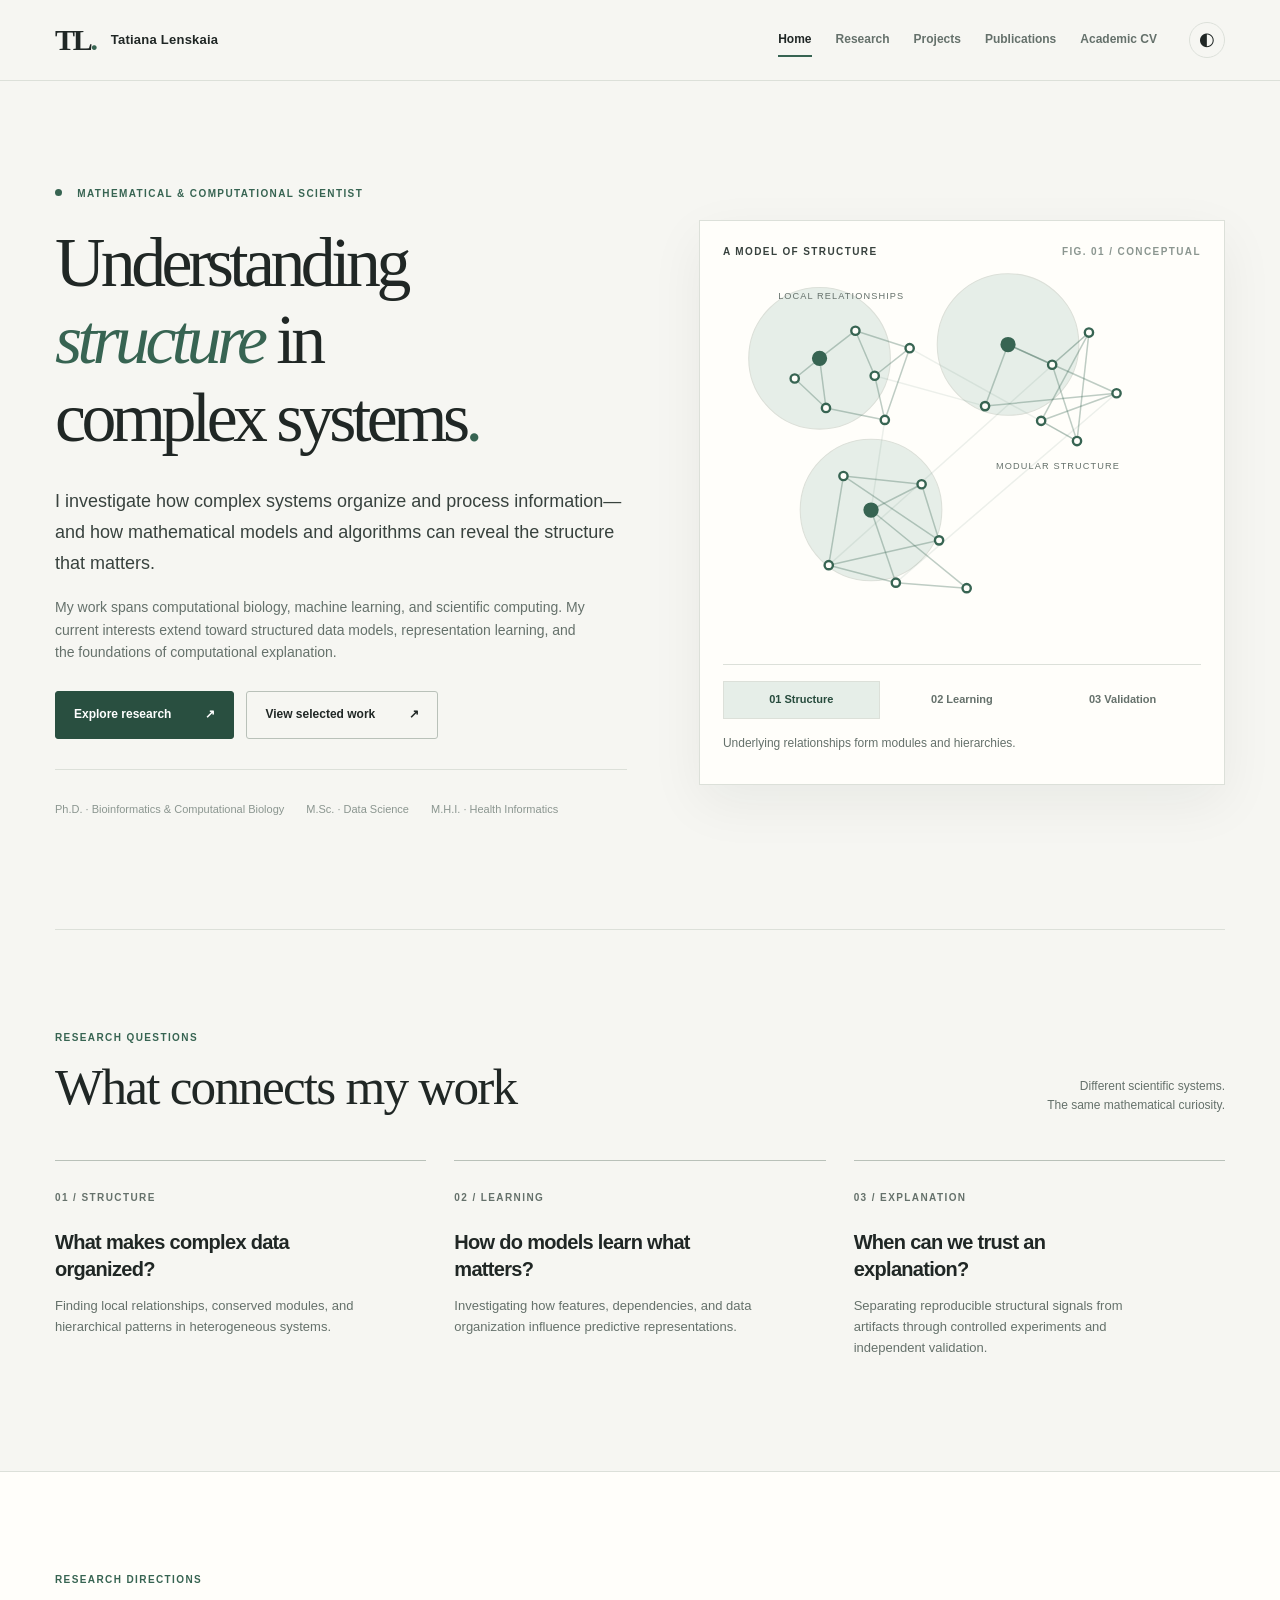
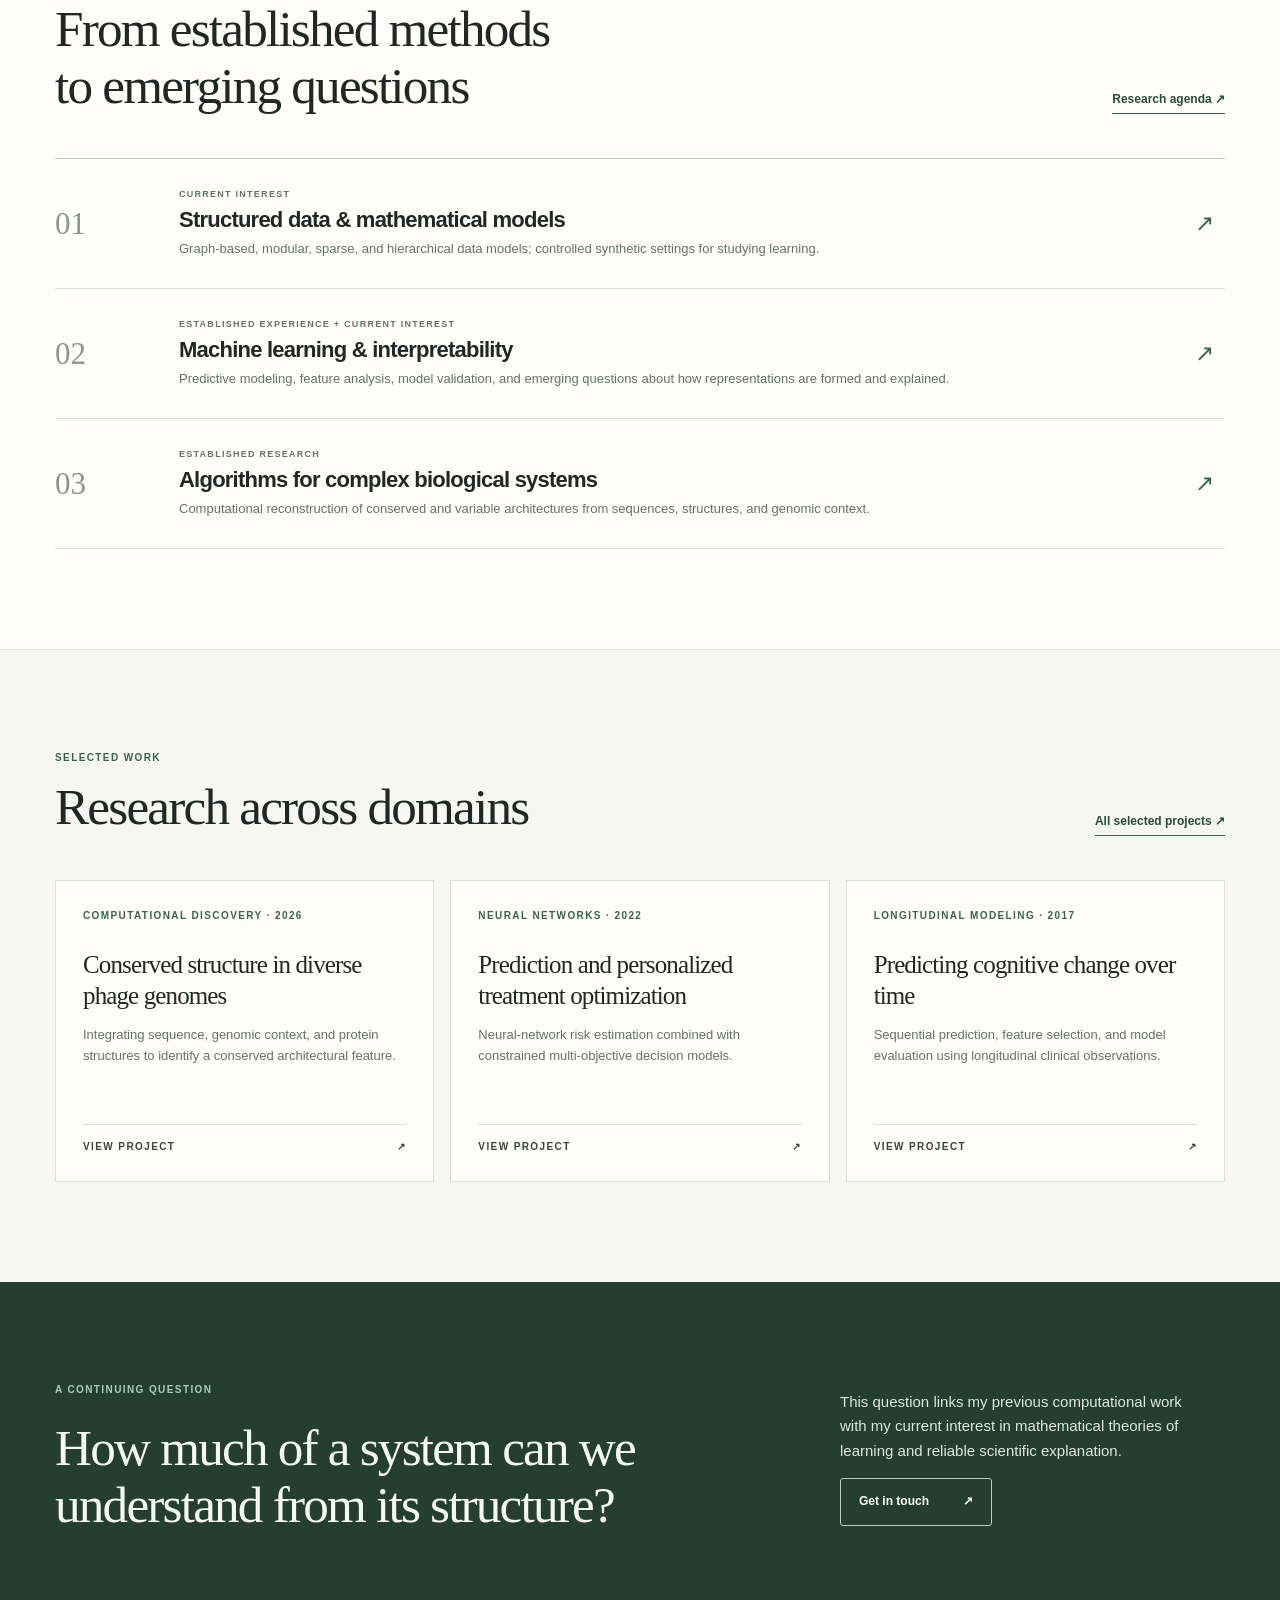
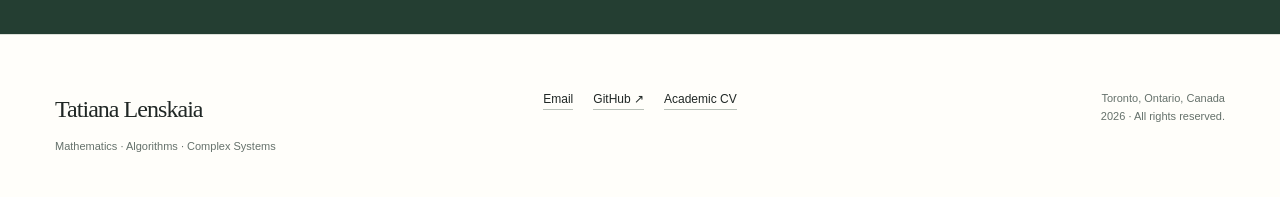
<file: index.html>
<!doctype html>
<html lang="en">
<head>
  <meta charset="utf-8">
  <meta name="viewport" content="width=device-width, initial-scale=1">
  <meta name="theme-color" content="#f6f6f2">
  <meta name="description" content="Mathematical and computational research on complex systems, structured data, machine learning, and scientific explanation.">
  <meta property="og:type" content="website">
  <meta property="og:title" content="Home | Tatiana Lenskaia">
  <meta property="og:description" content="Mathematical and computational research on complex systems, structured data, machine learning, and scientific explanation.">
  <title>Home | Tatiana Lenskaia</title>
  <link rel="icon" type="image/svg+xml" href="assets/favicon.svg">
  <link rel="stylesheet" href="assets/css/style.css">
  <script defer src="assets/js/main.js"></script>
</head>
<body>
  <a class="skip-link" href="#main">Skip to content</a>
  <header class="site-header">
    <div class="shell header-inner">
      <a class="brand" href="index.html" aria-label="Tatiana Lenskaia — home"><span class="brand-mark">TL<span class="brand-stop">.</span></span><span class="brand-name">Tatiana Lenskaia</span></a>
      <button class="menu-toggle icon-button" type="button" aria-label="Open navigation" aria-expanded="false" aria-controls="site-navigation"><span></span><span></span><span></span></button>
      <nav class="site-nav" id="site-navigation" aria-label="Main navigation">
      <a href="index.html" aria-current="page" class="nav-link is-current">Home</a>
<a href="research.html" class="nav-link">Research</a>
<a href="projects.html" class="nav-link">Projects</a>
<a href="publications.html" class="nav-link">Publications</a>
<a href="cv.html" class="nav-link">Academic CV</a>
      </nav>
      <button type="button" class="theme-toggle icon-button" aria-label="Switch to dark theme" title="Switch theme"><span class="theme-icon" aria-hidden="true">◐</span></button>
    </div>
  </header>
  <main id="main">
    
<section class="hero shell" aria-labelledby="hero-heading">
  <div class="hero-copy">
    <p class="eyebrow"><span class="signal-dot" aria-hidden="true"></span> MATHEMATICAL & COMPUTATIONAL SCIENTIST</p>
    <h1 id="hero-heading">Understanding<br><em>structure</em> in<br>complex systems<span class="headline-stop">.</span></h1>
    <p class="hero-lead">I investigate how complex systems organize and process information—and how mathematical models and algorithms can reveal the structure that matters.</p>
    <p class="hero-support">My work spans computational biology, machine learning, and scientific computing. My current interests extend toward structured data models, representation learning, and the foundations of computational explanation.</p>
    <div class="button-row"><a class="button button-primary" href="research.html">Explore research <span aria-hidden="true">↗</span></a><a class="button button-secondary" href="projects.html">View selected work <span aria-hidden="true">↗</span></a></div>
    <div class="hero-meta"><span>Ph.D. · Bioinformatics & Computational Biology</span><span>M.Sc. · Data Science</span><span>M.H.I. · Health Informatics</span></div>
  </div>
  <div class="hero-visual">
    <div class="diagram-head"><span class="diagram-label">A MODEL OF STRUCTURE</span><span class="diagram-index">FIG. 01 / CONCEPTUAL</span></div>
    <svg id="structure-diagram" viewBox="0 0 520 440" role="img" aria-label="Illustration of interacting clusters and learned representations; switch between structure, learning and validation views">
      <title>Structure, learning, and validation</title>
      <desc>A conceptual illustration of modular structure and a learned representation, not research data.</desc>
      <g id="diagram-lines"></g><g id="diagram-nodes"></g><g id="diagram-annotations"></g>
    </svg>
    <div class="diagram-controls" role="group" aria-label="Diagram views">
      <button class="mode-button is-active" type="button" data-mode="structure" aria-pressed="true">01 Structure</button>
      <button class="mode-button" type="button" data-mode="learning" aria-pressed="false">02 Learning</button>
      <button class="mode-button" type="button" data-mode="validation" aria-pressed="false">03 Validation</button>
    </div>
    <p class="diagram-caption" id="diagram-caption" aria-live="polite">Underlying relationships form modules and hierarchies.</p>
  </div>
</section>
<section class="section section-with-rule shell" aria-labelledby="questions-title">
  <div class="section-heading"><div><p class="eyebrow">RESEARCH QUESTIONS</p><h2 id="questions-title">What connects my work</h2></div><p class="section-aside">Different scientific systems.<br>The same mathematical curiosity.</p></div>
  <div class="question-grid">
    <article class="question-card"><span class="item-number">01 / STRUCTURE</span><h3>What makes complex data organized?</h3><p>Finding local relationships, conserved modules, and hierarchical patterns in heterogeneous systems.</p></article>
    <article class="question-card"><span class="item-number">02 / LEARNING</span><h3>How do models learn what matters?</h3><p>Investigating how features, dependencies, and data organization influence predictive representations.</p></article>
    <article class="question-card"><span class="item-number">03 / EXPLANATION</span><h3>When can we trust an explanation?</h3><p>Separating reproducible structural signals from artifacts through controlled experiments and independent validation.</p></article>
  </div>
</section>
<section class="section muted-section" aria-labelledby="directions-title"><div class="shell">
  <div class="section-heading"><div><p class="eyebrow">RESEARCH DIRECTIONS</p><h2 id="directions-title">From established methods<br>to emerging questions</h2></div><a href="research.html" class="text-link">Research agenda <span aria-hidden="true">↗</span></a></div>
  <div class="direction-list">
    <div class="direction-item"><span class="direction-n">01</span><div><p class="small-label">CURRENT INTEREST</p><h3>Structured data & mathematical models</h3><p>Graph-based, modular, sparse, and hierarchical data models; controlled synthetic settings for studying learning.</p></div><span class="direction-arrow" aria-hidden="true">↗</span></div>
    <div class="direction-item"><span class="direction-n">02</span><div><p class="small-label">ESTABLISHED EXPERIENCE + CURRENT INTEREST</p><h3>Machine learning & interpretability</h3><p>Predictive modeling, feature analysis, model validation, and emerging questions about how representations are formed and explained.</p></div><span class="direction-arrow" aria-hidden="true">↗</span></div>
    <div class="direction-item"><span class="direction-n">03</span><div><p class="small-label">ESTABLISHED RESEARCH</p><h3>Algorithms for complex biological systems</h3><p>Computational reconstruction of conserved and variable architectures from sequences, structures, and genomic context.</p></div><span class="direction-arrow" aria-hidden="true">↗</span></div>
  </div>
</div></section>
<section class="section shell" aria-labelledby="selected-title">
  <div class="section-heading"><div><p class="eyebrow">SELECTED WORK</p><h2 id="selected-title">Research across domains</h2></div><a class="text-link" href="projects.html">All selected projects <span aria-hidden="true">↗</span></a></div>
  <div class="project-grid">
    <a class="project-tile" href="projects.html#phage"><span class="tile-kicker">COMPUTATIONAL DISCOVERY · 2026</span><h3>Conserved structure in diverse phage genomes</h3><p>Integrating sequence, genomic context, and protein structures to identify a conserved architectural feature.</p><span class="tile-footer">VIEW PROJECT <span aria-hidden="true">↗</span></span></a>
    <a class="project-tile" href="projects.html#statin"><span class="tile-kicker">NEURAL NETWORKS · 2022</span><h3>Prediction and personalized treatment optimization</h3><p>Neural-network risk estimation combined with constrained multi-objective decision models.</p><span class="tile-footer">VIEW PROJECT <span aria-hidden="true">↗</span></span></a>
    <a class="project-tile" href="projects.html#cognitive"><span class="tile-kicker">LONGITUDINAL MODELING · 2017</span><h3>Predicting cognitive change over time</h3><p>Sequential prediction, feature selection, and model evaluation using longitudinal clinical observations.</p><span class="tile-footer">VIEW PROJECT <span aria-hidden="true">↗</span></span></a>
  </div>
</section>
<section class="section closing-band"><div class="shell closing-grid"><div><p class="eyebrow">A CONTINUING QUESTION</p><h2>How much of a system can we understand from its structure?</h2></div><div><p>This question links my previous computational work with my current interest in mathematical theories of learning and reliable scientific explanation.</p><a href="mailto:t.lenskaia@icloud.com" class="button button-on-dark">Get in touch <span aria-hidden="true">↗</span></a></div></div></section>

  </main>
  <footer class="site-footer">
    <div class="shell footer-grid">
      <div><a class="footer-brand" href="index.html">Tatiana Lenskaia</a><p>Mathematics · Algorithms · Complex Systems</p></div>
      <div class="footer-links"><a href="mailto:t.lenskaia@icloud.com">Email</a><a href="https://github.com/tlensk" target="_blank" rel="noopener noreferrer">GitHub <span aria-hidden="true">↗</span></a><a href="cv.html">Academic CV</a></div>
      <div class="footer-end">Toronto, Ontario, Canada<br><span id="copyright-year">2026</span> · All rights reserved.</div>
    </div>
  </footer>
</body>
</html>
</file>
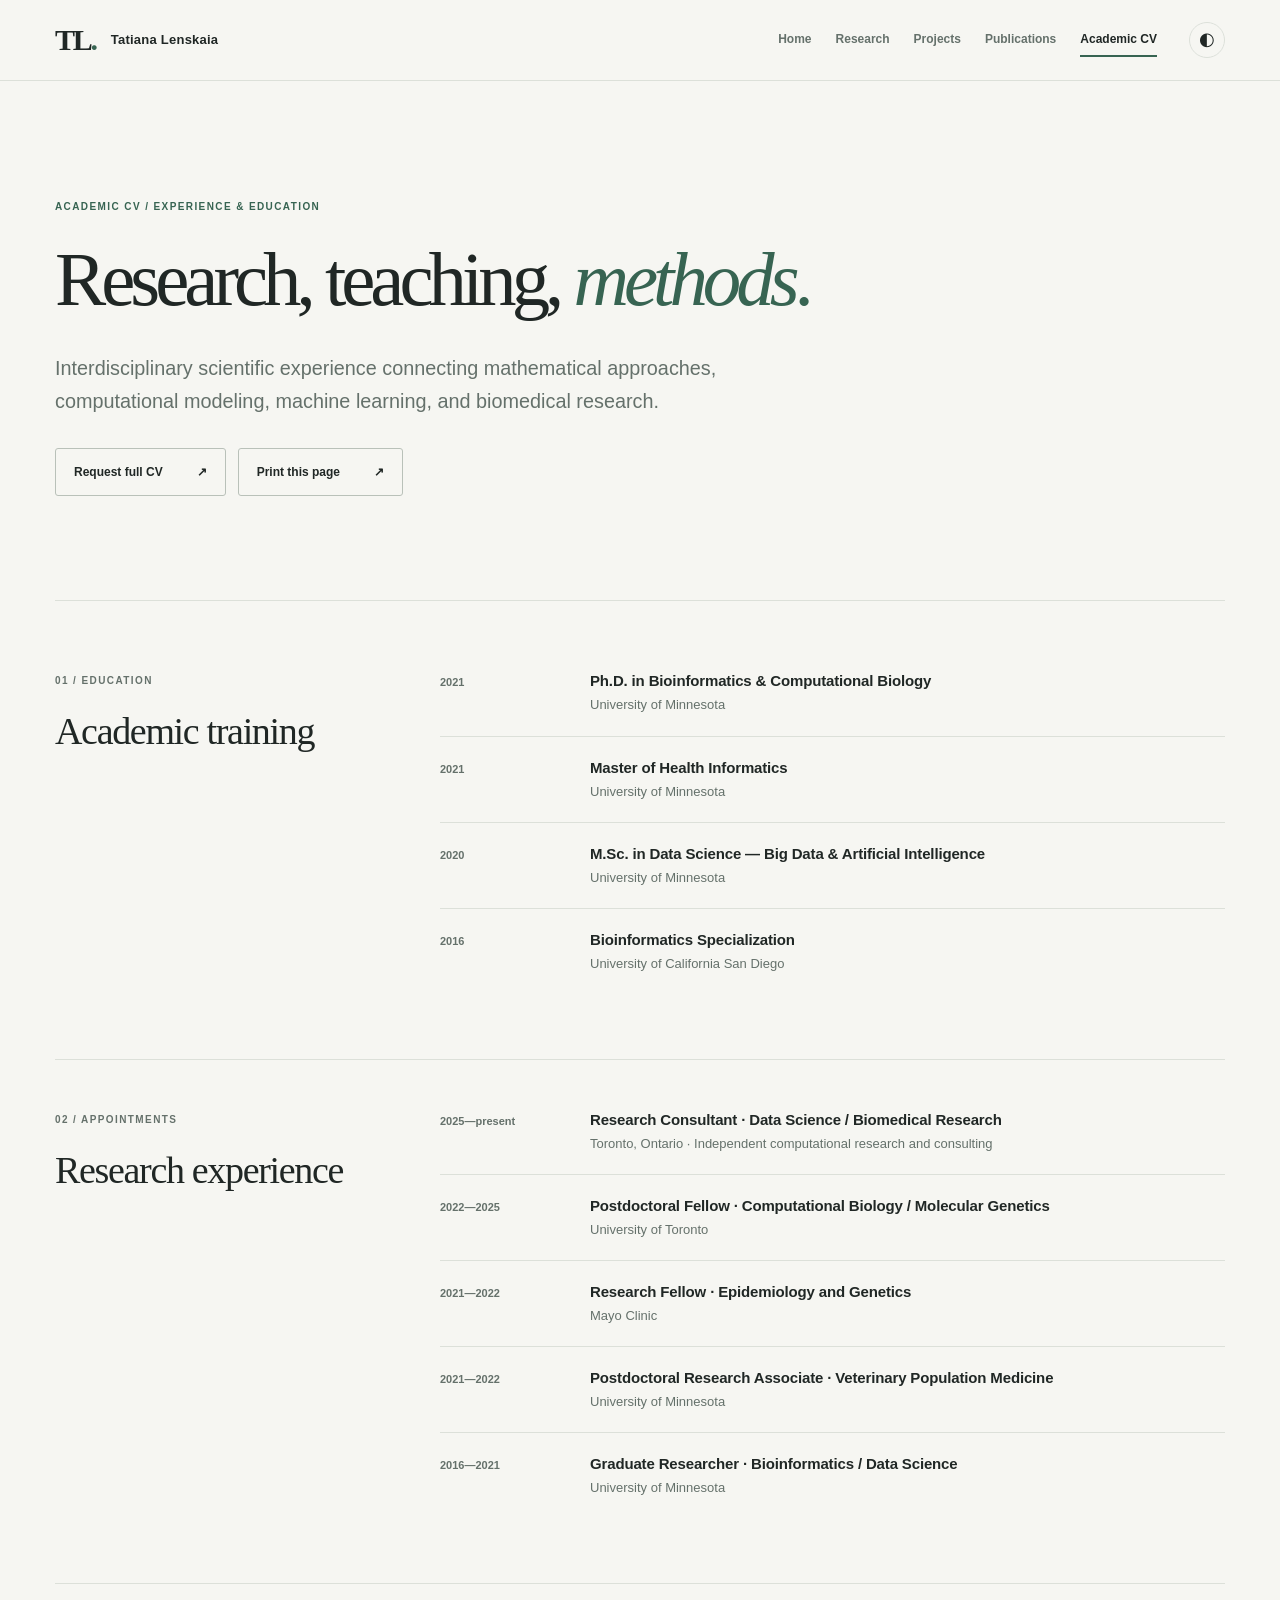
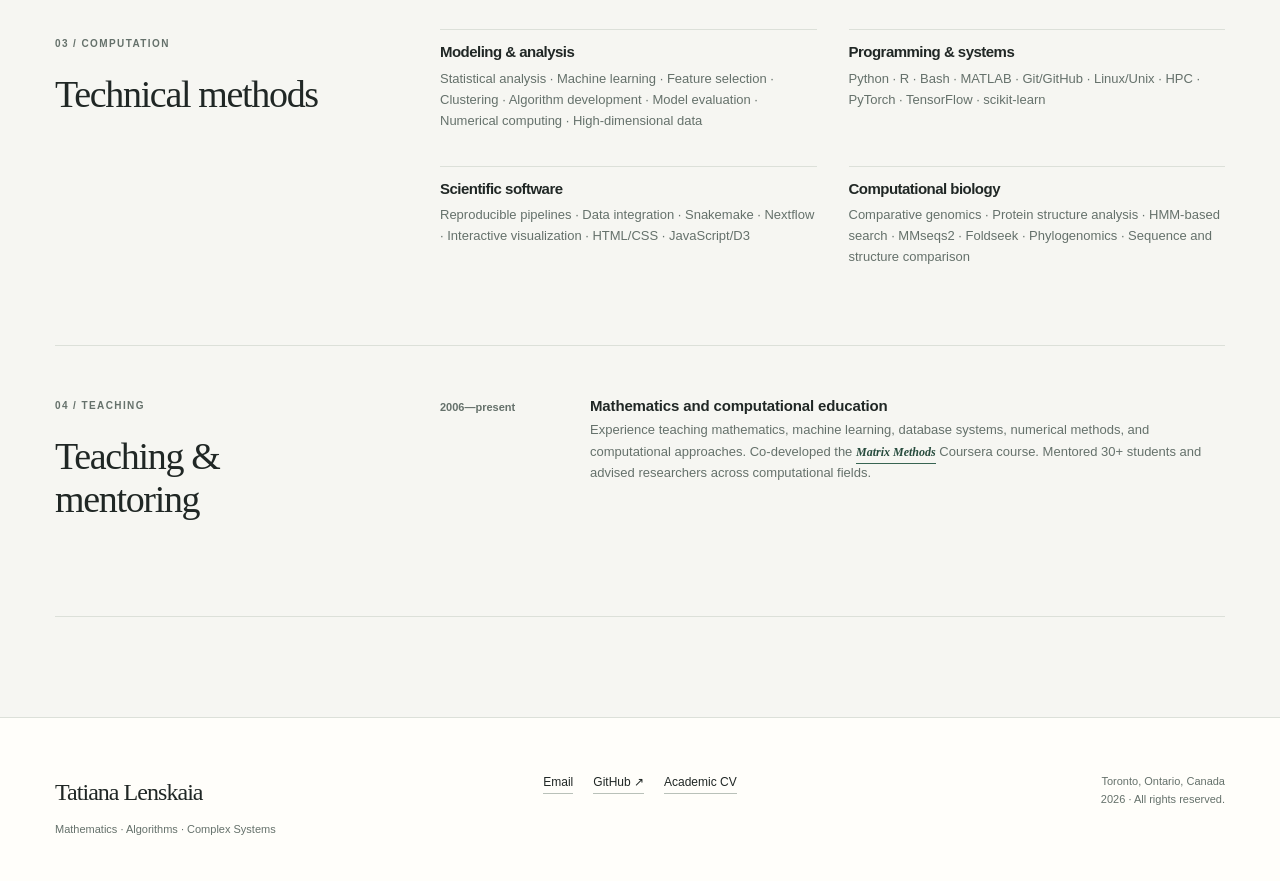
<file: cv.html>
<!doctype html>
<html lang="en">
<head>
  <meta charset="utf-8">
  <meta name="viewport" content="width=device-width, initial-scale=1">
  <meta name="theme-color" content="#f6f6f2">
  <meta name="description" content="Research positions, mathematics and computational training, methods, and teaching experience.">
  <meta property="og:type" content="website">
  <meta property="og:title" content="Academic CV | Tatiana Lenskaia">
  <meta property="og:description" content="Research positions, mathematics and computational training, methods, and teaching experience.">
  <title>Academic CV | Tatiana Lenskaia</title>
  <link rel="icon" type="image/svg+xml" href="assets/favicon.svg">
  <link rel="stylesheet" href="assets/css/style.css">
  <script defer src="assets/js/main.js"></script>
</head>
<body>
  <a class="skip-link" href="#main">Skip to content</a>
  <header class="site-header">
    <div class="shell header-inner">
      <a class="brand" href="index.html" aria-label="Tatiana Lenskaia — home"><span class="brand-mark">TL<span class="brand-stop">.</span></span><span class="brand-name">Tatiana Lenskaia</span></a>
      <button class="menu-toggle icon-button" type="button" aria-label="Open navigation" aria-expanded="false" aria-controls="site-navigation"><span></span><span></span><span></span></button>
      <nav class="site-nav" id="site-navigation" aria-label="Main navigation">
      <a href="index.html" class="nav-link">Home</a>
<a href="research.html" class="nav-link">Research</a>
<a href="projects.html" class="nav-link">Projects</a>
<a href="publications.html" class="nav-link">Publications</a>
<a href="cv.html" aria-current="page" class="nav-link is-current">Academic CV</a>
      </nav>
      <button type="button" class="theme-toggle icon-button" aria-label="Switch to dark theme" title="Switch theme"><span class="theme-icon" aria-hidden="true">◐</span></button>
    </div>
  </header>
  <main id="main">
    
<section class="page-intro shell"><p class="eyebrow">ACADEMIC CV / EXPERIENCE & EDUCATION</p><h1>Research, teaching, <em>methods</em><span class="headline-stop">.</span></h1><p class="page-deck">Interdisciplinary scientific experience connecting mathematical approaches, computational modeling, machine learning, and biomedical research.</p><div class="button-row"><a class="button button-secondary" href="mailto:t.lenskaia@icloud.com?subject=Academic%20CV%20request">Request full CV <span aria-hidden="true">↗</span></a><button class="button button-outline" type="button" id="print-cv">Print this page <span aria-hidden="true">↗</span></button></div></section>
<section class="section shell cv-sections">
<div class="cv-group"><div class="cv-heading"><span class="item-number">01 / EDUCATION</span><h2>Academic training</h2></div><div class="cv-entries">
<div class="cv-entry"><span>2021</span><div><h3>Ph.D. in Bioinformatics & Computational Biology</h3><p>University of Minnesota</p></div></div>
<div class="cv-entry"><span>2021</span><div><h3>Master of Health Informatics</h3><p>University of Minnesota</p></div></div>
<div class="cv-entry"><span>2020</span><div><h3>M.Sc. in Data Science — Big Data & Artificial Intelligence</h3><p>University of Minnesota</p></div></div>
<div class="cv-entry"><span>2016</span><div><h3>Bioinformatics Specialization</h3><p>University of California San Diego</p></div></div>
</div></div>
<div class="cv-group"><div class="cv-heading"><span class="item-number">02 / APPOINTMENTS</span><h2>Research experience</h2></div><div class="cv-entries">
<div class="cv-entry"><span>2025—present</span><div><h3>Research Consultant · Data Science / Biomedical Research</h3><p>Toronto, Ontario · Independent computational research and consulting</p></div></div>
<div class="cv-entry"><span>2022—2025</span><div><h3>Postdoctoral Fellow · Computational Biology / Molecular Genetics</h3><p>University of Toronto</p></div></div>
<div class="cv-entry"><span>2021—2022</span><div><h3>Research Fellow · Epidemiology and Genetics</h3><p>Mayo Clinic</p></div></div>
<div class="cv-entry"><span>2021—2022</span><div><h3>Postdoctoral Research Associate · Veterinary Population Medicine</h3><p>University of Minnesota</p></div></div>
<div class="cv-entry"><span>2016—2021</span><div><h3>Graduate Researcher · Bioinformatics / Data Science</h3><p>University of Minnesota</p></div></div>
</div></div>
<div class="cv-group"><div class="cv-heading"><span class="item-number">03 / COMPUTATION</span><h2>Technical methods</h2></div><div class="cv-skill-grid">
<div><h3>Modeling & analysis</h3><p>Statistical analysis · Machine learning · Feature selection · Clustering · Algorithm development · Model evaluation · Numerical computing · High-dimensional data</p></div>
<div><h3>Programming & systems</h3><p>Python · R · Bash · MATLAB · Git/GitHub · Linux/Unix · HPC · PyTorch · TensorFlow · scikit-learn</p></div>
<div><h3>Scientific software</h3><p>Reproducible pipelines · Data integration · Snakemake · Nextflow · Interactive visualization · HTML/CSS · JavaScript/D3</p></div>
<div><h3>Computational biology</h3><p>Comparative genomics · Protein structure analysis · HMM-based search · MMseqs2 · Foldseek · Phylogenomics · Sequence and structure comparison</p></div>
</div></div>
<div class="cv-group"><div class="cv-heading"><span class="item-number">04 / TEACHING</span><h2>Teaching & mentoring</h2></div><div class="cv-entries"><div class="cv-entry"><span>2006—present</span><div><h3>Mathematics and computational education</h3><p>Experience teaching mathematics, machine learning, database systems, numerical methods, and computational approaches. Co-developed the <em><a href="https://www.coursera.org/learn/matrix-methods" target="_blank" rel="noopener noreferrer" class="text-link">Matrix Methods</a></em> Coursera course. Mentored 30+ students and advised researchers across computational fields.</p></div></div></div></div>
</section>

  </main>
  <footer class="site-footer">
    <div class="shell footer-grid">
      <div><a class="footer-brand" href="index.html">Tatiana Lenskaia</a><p>Mathematics · Algorithms · Complex Systems</p></div>
      <div class="footer-links"><a href="mailto:t.lenskaia@icloud.com">Email</a><a href="https://github.com/tlensk" target="_blank" rel="noopener noreferrer">GitHub <span aria-hidden="true">↗</span></a><a href="cv.html">Academic CV</a></div>
      <div class="footer-end">Toronto, Ontario, Canada<br><span id="copyright-year">2026</span> · All rights reserved.</div>
    </div>
  </footer>
</body>
</html>
</file>
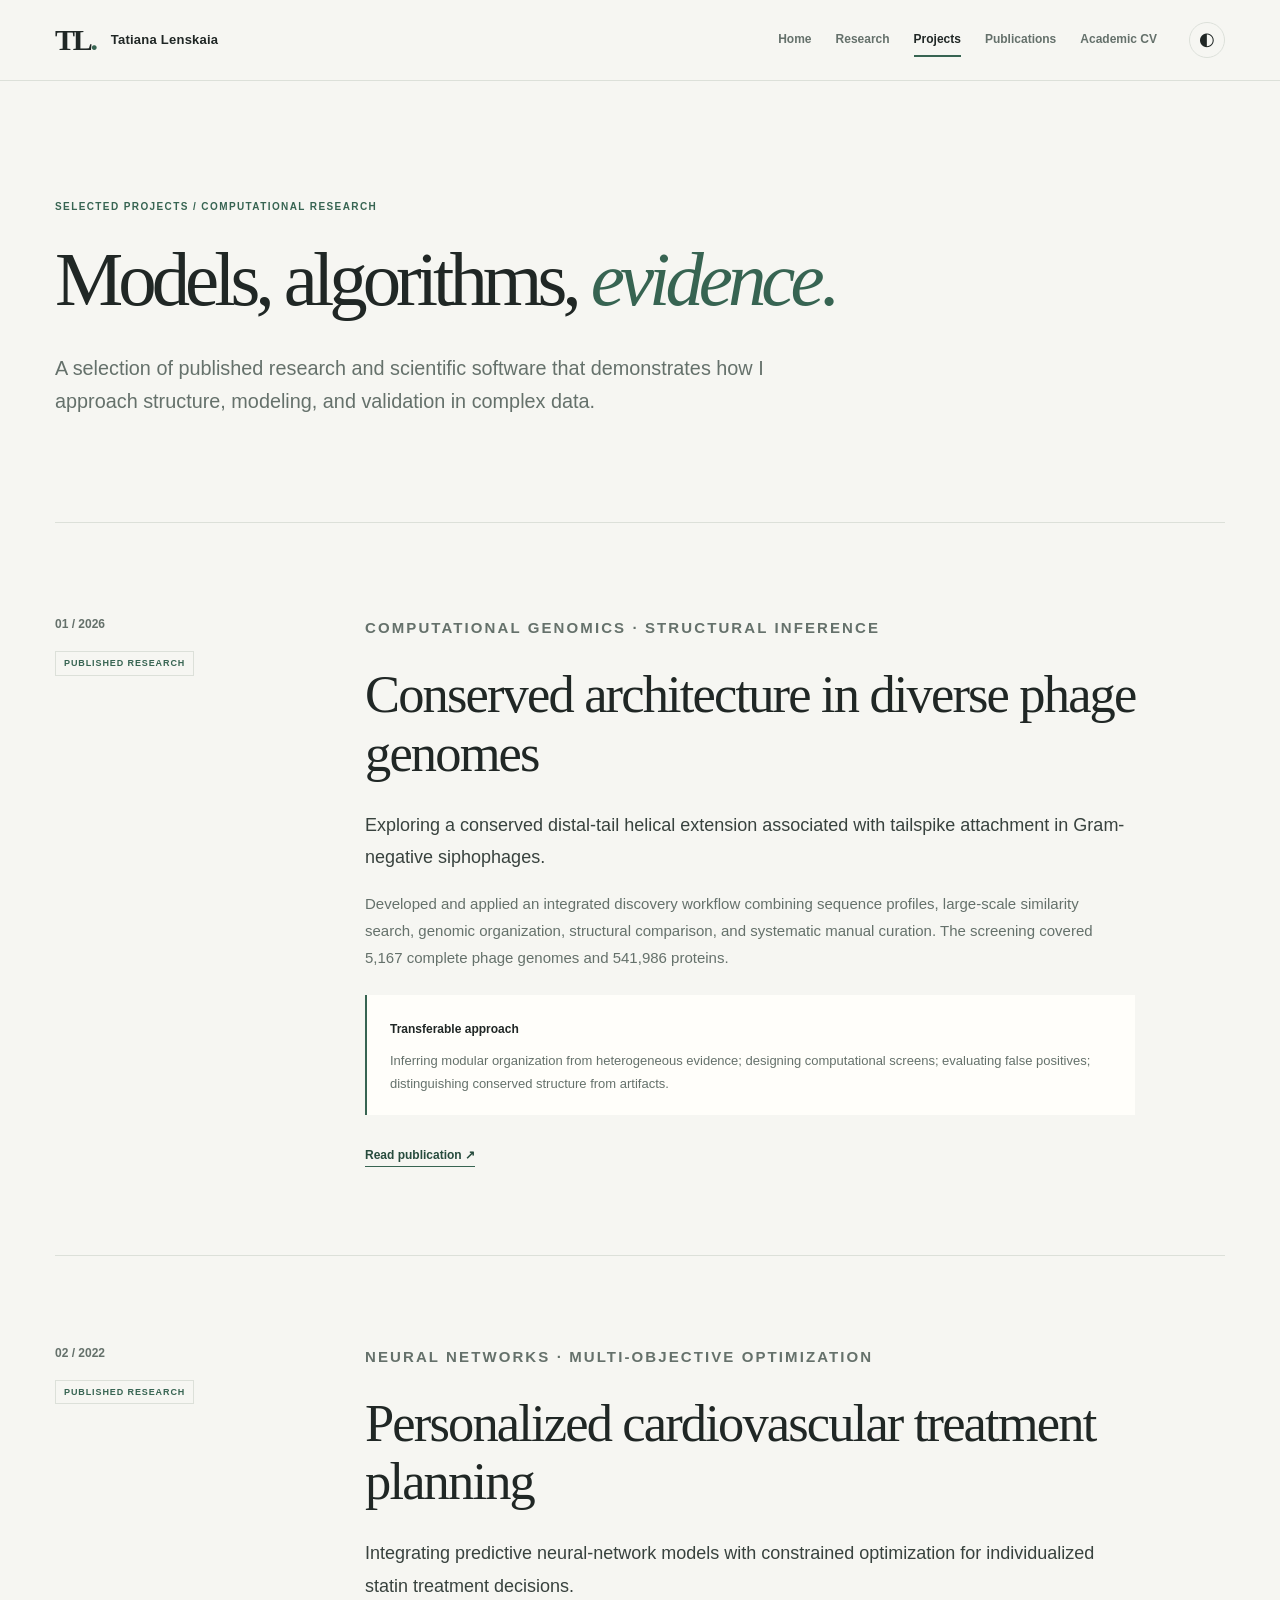
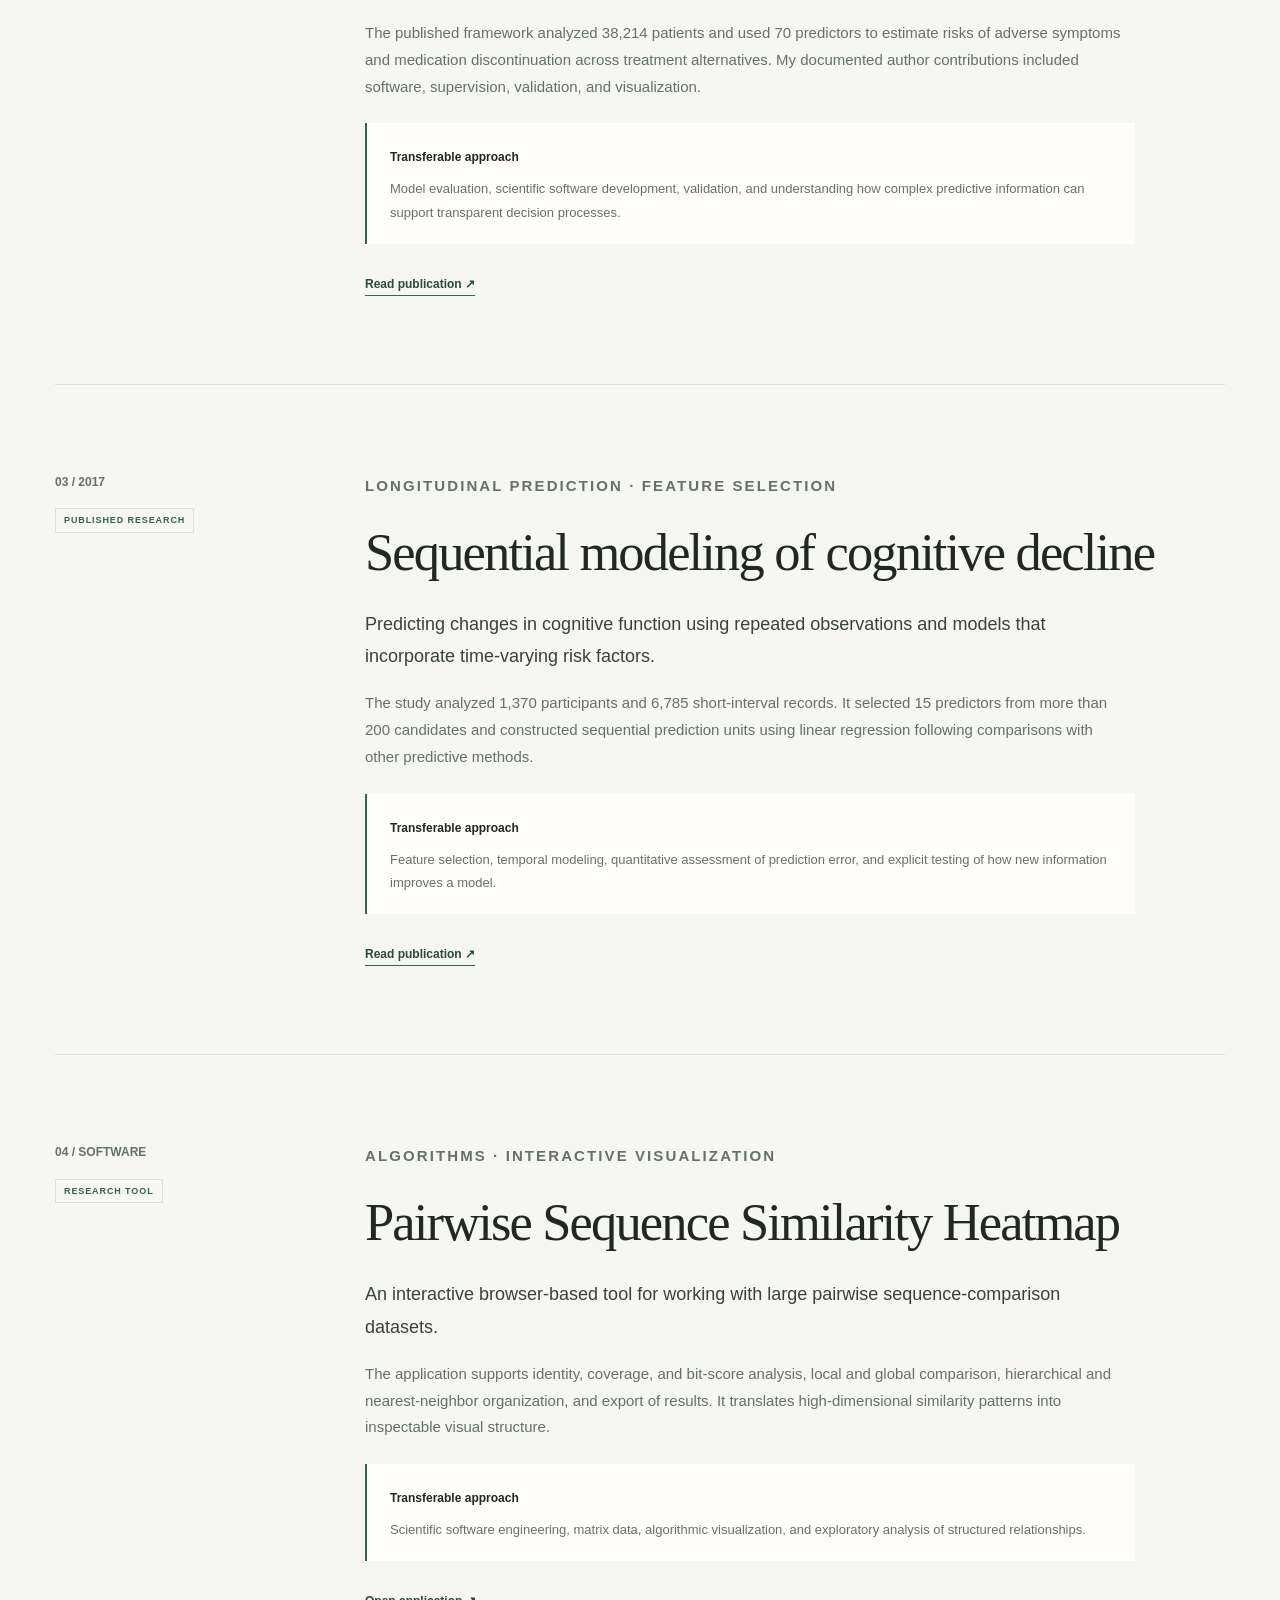
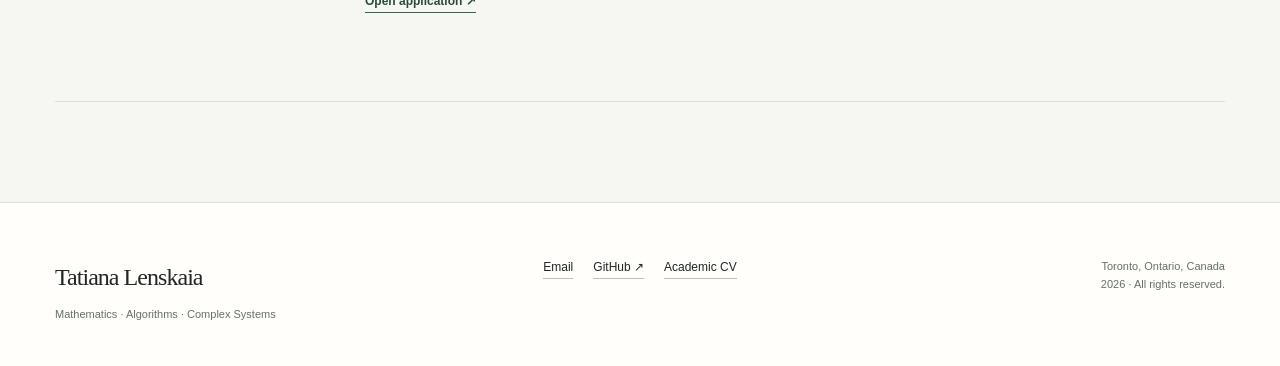
<file: projects.html>
<!doctype html>
<html lang="en">
<head>
  <meta charset="utf-8">
  <meta name="viewport" content="width=device-width, initial-scale=1">
  <meta name="theme-color" content="#f6f6f2">
  <meta name="description" content="Selected computational research in genomics, neural-network prediction, and scientific visualization.">
  <meta property="og:type" content="website">
  <meta property="og:title" content="Projects | Tatiana Lenskaia">
  <meta property="og:description" content="Selected computational research in genomics, neural-network prediction, and scientific visualization.">
  <title>Projects | Tatiana Lenskaia</title>
  <link rel="icon" type="image/svg+xml" href="assets/favicon.svg">
  <link rel="stylesheet" href="assets/css/style.css">
  <script defer src="assets/js/main.js"></script>
</head>
<body>
  <a class="skip-link" href="#main">Skip to content</a>
  <header class="site-header">
    <div class="shell header-inner">
      <a class="brand" href="index.html" aria-label="Tatiana Lenskaia — home"><span class="brand-mark">TL<span class="brand-stop">.</span></span><span class="brand-name">Tatiana Lenskaia</span></a>
      <button class="menu-toggle icon-button" type="button" aria-label="Open navigation" aria-expanded="false" aria-controls="site-navigation"><span></span><span></span><span></span></button>
      <nav class="site-nav" id="site-navigation" aria-label="Main navigation">
      <a href="index.html" class="nav-link">Home</a>
<a href="research.html" class="nav-link">Research</a>
<a href="projects.html" aria-current="page" class="nav-link is-current">Projects</a>
<a href="publications.html" class="nav-link">Publications</a>
<a href="cv.html" class="nav-link">Academic CV</a>
      </nav>
      <button type="button" class="theme-toggle icon-button" aria-label="Switch to dark theme" title="Switch theme"><span class="theme-icon" aria-hidden="true">◐</span></button>
    </div>
  </header>
  <main id="main">
    
<section class="page-intro shell"><p class="eyebrow">SELECTED PROJECTS / COMPUTATIONAL RESEARCH</p><h1>Models, algorithms, <em>evidence</em><span class="headline-stop">.</span></h1><p class="page-deck">A selection of published research and scientific software that demonstrates how I approach structure, modeling, and validation in complex data.</p></section>
<section class="section shell project-details">
<article id="phage" class="project-detail"><div class="detail-side"><span>01 / 2026</span><span class="status-label">PUBLISHED RESEARCH</span></div><div class="detail-main"><p class="eyebrow">COMPUTATIONAL GENOMICS · STRUCTURAL INFERENCE</p><h2>Conserved architecture in diverse phage genomes</h2><p class="detail-lead">Exploring a conserved distal-tail helical extension associated with tailspike attachment in Gram-negative siphophages.</p><p>Developed and applied an integrated discovery workflow combining sequence profiles, large-scale similarity search, genomic organization, structural comparison, and systematic manual curation. The screening covered 5,167 complete phage genomes and 541,986 proteins.</p><div class="contribution-box"><strong>Transferable approach</strong><p>Inferring modular organization from heterogeneous evidence; designing computational screens; evaluating false positives; distinguishing conserved structure from artifacts.</p></div><div class="link-row"><a class="text-link" href="https://doi.org/10.1016/j.virol.2026.111060" target="_blank" rel="noopener noreferrer">Read publication ↗</a></div></div></article>
<article id="statin" class="project-detail"><div class="detail-side"><span>02 / 2022</span><span class="status-label">PUBLISHED RESEARCH</span></div><div class="detail-main"><p class="eyebrow">NEURAL NETWORKS · MULTI-OBJECTIVE OPTIMIZATION</p><h2>Personalized cardiovascular treatment planning</h2><p class="detail-lead">Integrating predictive neural-network models with constrained optimization for individualized statin treatment decisions.</p><p>The published framework analyzed 38,214 patients and used 70 predictors to estimate risks of adverse symptoms and medication discontinuation across treatment alternatives. My documented author contributions included software, supervision, validation, and visualization.</p><div class="contribution-box"><strong>Transferable approach</strong><p>Model evaluation, scientific software development, validation, and understanding how complex predictive information can support transparent decision processes.</p></div><div class="link-row"><a class="text-link" href="https://doi.org/10.1016/j.jbi.2022.104029" target="_blank" rel="noopener noreferrer">Read publication ↗</a></div></div></article>
<article id="cognitive" class="project-detail"><div class="detail-side"><span>03 / 2017</span><span class="status-label">PUBLISHED RESEARCH</span></div><div class="detail-main"><p class="eyebrow">LONGITUDINAL PREDICTION · FEATURE SELECTION</p><h2>Sequential modeling of cognitive decline</h2><p class="detail-lead">Predicting changes in cognitive function using repeated observations and models that incorporate time-varying risk factors.</p><p>The study analyzed 1,370 participants and 6,785 short-interval records. It selected 15 predictors from more than 200 candidates and constructed sequential prediction units using linear regression following comparisons with other predictive methods.</p><div class="contribution-box"><strong>Transferable approach</strong><p>Feature selection, temporal modeling, quantitative assessment of prediction error, and explicit testing of how new information improves a model.</p></div><div class="link-row"><a class="text-link" href="https://doi.org/10.1016/j.jbi.2017.11.002" target="_blank" rel="noopener noreferrer">Read publication ↗</a></div></div></article>
<article id="pssh" class="project-detail"><div class="detail-side"><span>04 / SOFTWARE</span><span class="status-label">RESEARCH TOOL</span></div><div class="detail-main"><p class="eyebrow">ALGORITHMS · INTERACTIVE VISUALIZATION</p><h2>Pairwise Sequence Similarity Heatmap</h2><p class="detail-lead">An interactive browser-based tool for working with large pairwise sequence-comparison datasets.</p><p>The application supports identity, coverage, and bit-score analysis, local and global comparison, hierarchical and nearest-neighbor organization, and export of results. It translates high-dimensional similarity patterns into inspectable visual structure.</p><div class="contribution-box"><strong>Transferable approach</strong><p>Scientific software engineering, matrix data, algorithmic visualization, and exploratory analysis of structured relationships.</p></div><div class="link-row"><a class="text-link" href="https://tlensk.github.io/pssh/" target="_blank" rel="noopener noreferrer">Open application ↗</a></div></div></article>
</section>

  </main>
  <footer class="site-footer">
    <div class="shell footer-grid">
      <div><a class="footer-brand" href="index.html">Tatiana Lenskaia</a><p>Mathematics · Algorithms · Complex Systems</p></div>
      <div class="footer-links"><a href="mailto:t.lenskaia@icloud.com">Email</a><a href="https://github.com/tlensk" target="_blank" rel="noopener noreferrer">GitHub <span aria-hidden="true">↗</span></a><a href="cv.html">Academic CV</a></div>
      <div class="footer-end">Toronto, Ontario, Canada<br><span id="copyright-year">2026</span> · All rights reserved.</div>
    </div>
  </footer>
</body>
</html>
</file>
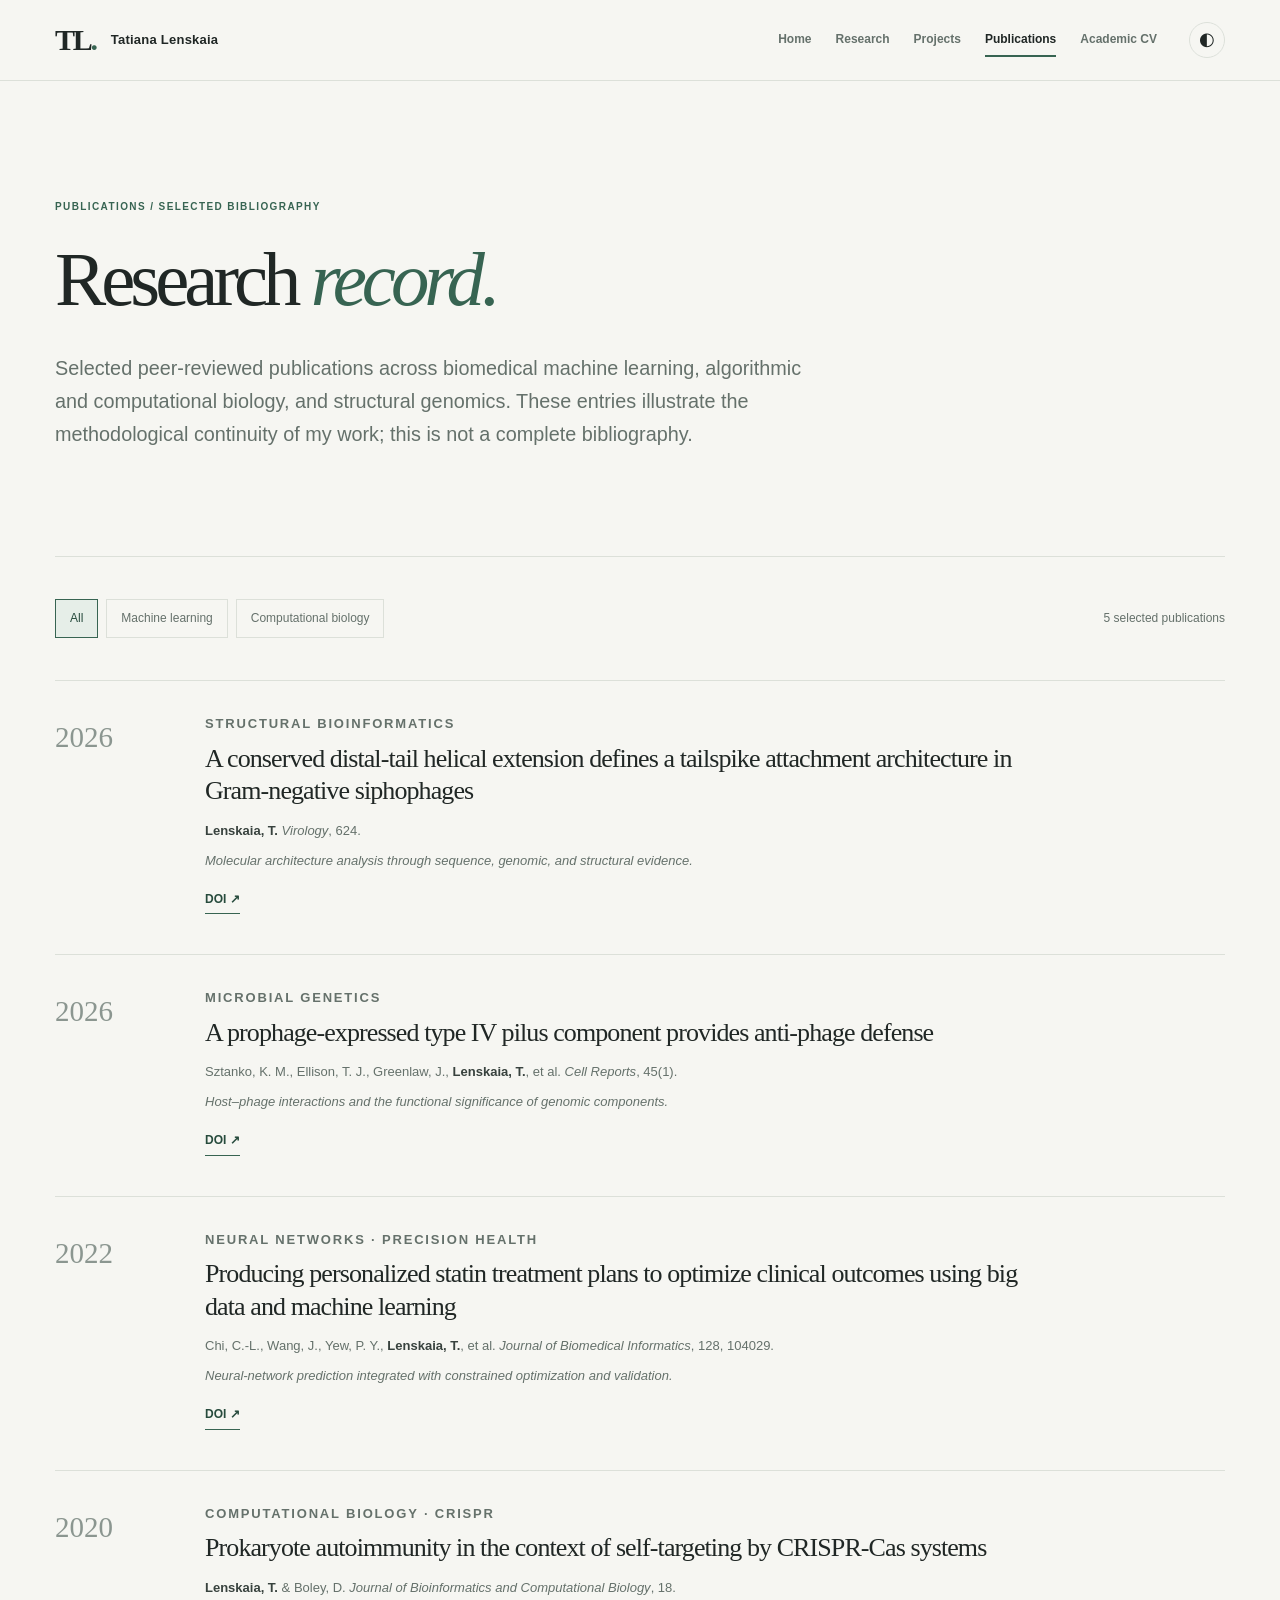
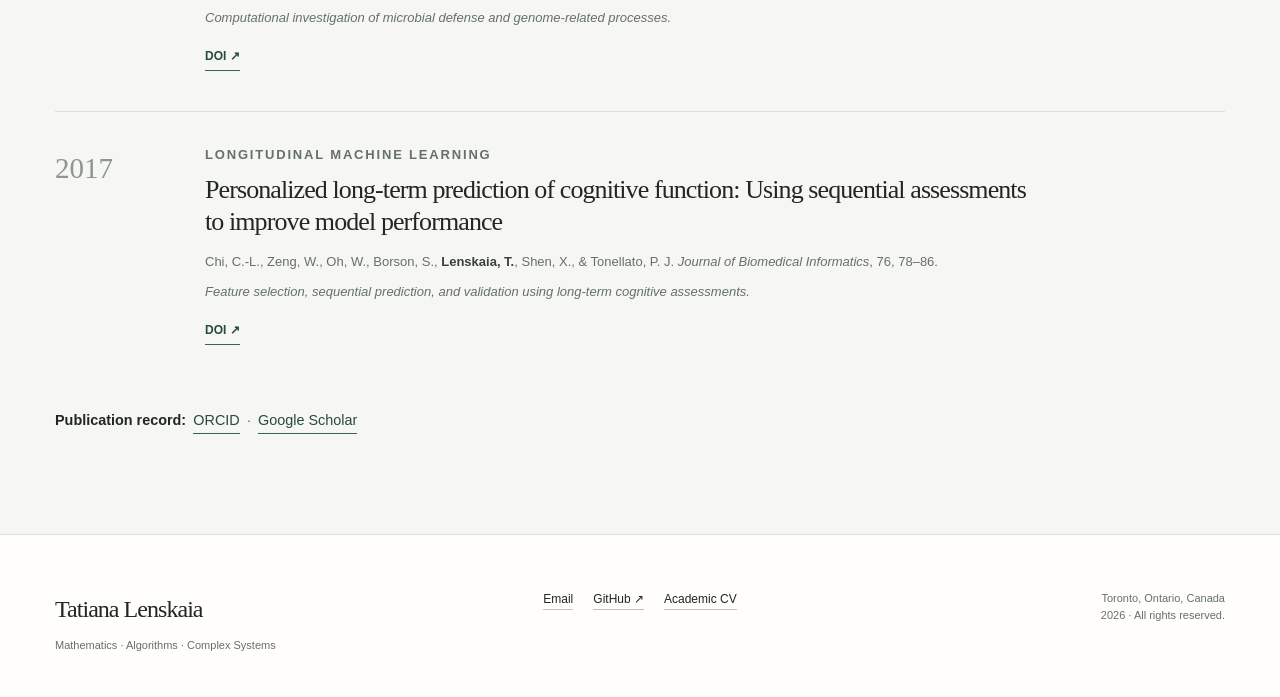
<file: publications.html>
<!doctype html>
<html lang="en">
<head>
  <meta charset="utf-8">
  <meta name="viewport" content="width=device-width, initial-scale=1">
  <meta name="theme-color" content="#f6f6f2">
  <meta name="description" content="Selected publications by Tatiana Lenskaia on machine learning and computational biology.">
  <meta property="og:type" content="website">
  <meta property="og:title" content="Publications | Tatiana Lenskaia">
  <meta property="og:description" content="Selected publications by Tatiana Lenskaia on machine learning and computational biology.">
  <title>Publications | Tatiana Lenskaia</title>
  <link rel="icon" type="image/svg+xml" href="assets/favicon.svg">
  <link rel="stylesheet" href="assets/css/style.css">
  <script defer src="assets/js/main.js"></script>
</head>
<body>
  <a class="skip-link" href="#main">Skip to content</a>
  <header class="site-header">
    <div class="shell header-inner">
      <a class="brand" href="index.html" aria-label="Tatiana Lenskaia — home"><span class="brand-mark">TL<span class="brand-stop">.</span></span><span class="brand-name">Tatiana Lenskaia</span></a>
      <button class="menu-toggle icon-button" type="button" aria-label="Open navigation" aria-expanded="false" aria-controls="site-navigation"><span></span><span></span><span></span></button>
      <nav class="site-nav" id="site-navigation" aria-label="Main navigation">
      <a href="index.html" class="nav-link">Home</a>
<a href="research.html" class="nav-link">Research</a>
<a href="projects.html" class="nav-link">Projects</a>
<a href="publications.html" aria-current="page" class="nav-link is-current">Publications</a>
<a href="cv.html" class="nav-link">Academic CV</a>
      </nav>
      <button type="button" class="theme-toggle icon-button" aria-label="Switch to dark theme" title="Switch theme"><span class="theme-icon" aria-hidden="true">◐</span></button>
    </div>
  </header>
  <main id="main">
    
<section class="page-intro shell"><p class="eyebrow">PUBLICATIONS / SELECTED BIBLIOGRAPHY</p><h1>Research <em>record</em><span class="headline-stop">.</span></h1><p class="page-deck">Selected peer-reviewed publications across biomedical machine learning, algorithmic and computational biology, and structural genomics. These entries illustrate the methodological continuity of my work; this is not a complete bibliography.</p></section>
<section class="section shell pubs-section"><div class="pub-controls"><div class="filter-bar" role="group" aria-label="Filter publications"><button class="filter-button is-selected" data-filter="all" aria-pressed="true">All</button><button class="filter-button" data-filter="ml" aria-pressed="false">Machine learning</button><button class="filter-button" data-filter="bio" aria-pressed="false">Computational biology</button></div><p class="filter-count" id="filter-count" aria-live="polite">5 selected publications</p></div>
<div class="publication-list">
<article class="publication" data-topic="bio"><div class="pub-year">2026</div><div><p class="small-label">STRUCTURAL BIOINFORMATICS</p><h2>A conserved distal-tail helical extension defines a tailspike attachment architecture in Gram-negative siphophages</h2><p><strong>Lenskaia, T.</strong> <i>Virology</i>, 624.</p><p class="pub-note">Molecular architecture analysis through sequence, genomic, and structural evidence.</p><a class="text-link" href="https://doi.org/10.1016/j.virol.2026.111060" target="_blank" rel="noopener noreferrer">DOI ↗</a></div></article>
<article class="publication" data-topic="bio"><div class="pub-year">2026</div><div><p class="small-label">MICROBIAL GENETICS</p><h2>A prophage-expressed type IV pilus component provides anti-phage defense</h2><p>Sztanko, K. M., Ellison, T. J., Greenlaw, J., <strong>Lenskaia, T.</strong>, et al. <i>Cell Reports</i>, 45(1).</p><p class="pub-note">Host–phage interactions and the functional significance of genomic components.</p><a class="text-link" href="https://doi.org/10.1016/j.celrep.2025.116759" target="_blank" rel="noopener noreferrer">DOI ↗</a></div></article>
<article class="publication" data-topic="ml"><div class="pub-year">2022</div><div><p class="small-label">NEURAL NETWORKS · PRECISION HEALTH</p><h2>Producing personalized statin treatment plans to optimize clinical outcomes using big data and machine learning</h2><p>Chi, C.-L., Wang, J., Yew, P. Y., <strong>Lenskaia, T.</strong>, et al. <i>Journal of Biomedical Informatics</i>, 128, 104029.</p><p class="pub-note">Neural-network prediction integrated with constrained optimization and validation.</p><a class="text-link" href="https://doi.org/10.1016/j.jbi.2022.104029" target="_blank" rel="noopener noreferrer">DOI ↗</a></div></article>
<article class="publication" data-topic="bio"><div class="pub-year">2020</div><div><p class="small-label">COMPUTATIONAL BIOLOGY · CRISPR</p><h2>Prokaryote autoimmunity in the context of self-targeting by CRISPR-Cas systems</h2><p><strong>Lenskaia, T.</strong> & Boley, D. <i>Journal of Bioinformatics and Computational Biology</i>, 18.</p><p class="pub-note">Computational investigation of microbial defense and genome-related processes.</p><a class="text-link" href="https://doi.org/10.1142/S021972002050033X" target="_blank" rel="noopener noreferrer">DOI ↗</a></div></article>
<article class="publication" data-topic="ml"><div class="pub-year">2017</div><div><p class="small-label">LONGITUDINAL MACHINE LEARNING</p><h2>Personalized long-term prediction of cognitive function: Using sequential assessments to improve model performance</h2><p>Chi, C.-L., Zeng, W., Oh, W., Borson, S., <strong>Lenskaia, T.</strong>, Shen, X., & Tonellato, P. J. <i>Journal of Biomedical Informatics</i>, 76, 78–86.</p><p class="pub-note">Feature selection, sequential prediction, and validation using long-term cognitive assessments.</p><a class="text-link" href="https://doi.org/10.1016/j.jbi.2017.11.002" target="_blank" rel="noopener noreferrer">DOI ↗</a></div></article>
</div>


<div class="publication-record">
  <strong>Publication record:</strong>

  <a
    href="https://orcid.org/0000-0001-9462-6888"
    target="_blank"
    rel="me noopener noreferrer"
  >ORCID</a>

  <span class="separator">·</span>

  <a
    href="https://scholar.google.com/citations?user=eRIuQ4cAAAAJ&amp;hl=en"
    target="_blank"
    rel="noopener noreferrer"
  >Google Scholar</a>
</div>





  </main>
  <footer class="site-footer">
    <div class="shell footer-grid">
      <div><a class="footer-brand" href="index.html">Tatiana Lenskaia</a><p>Mathematics · Algorithms · Complex Systems</p></div>
      <div class="footer-links"><a href="mailto:t.lenskaia@icloud.com">Email</a><a href="https://github.com/tlensk" target="_blank" rel="noopener noreferrer">GitHub <span aria-hidden="true">↗</span></a><a href="cv.html">Academic CV</a></div>
      <div class="footer-end">Toronto, Ontario, Canada<br><span id="copyright-year">2026</span> · All rights reserved.</div>
    </div>
  </footer>
</body>
</html>
</file>
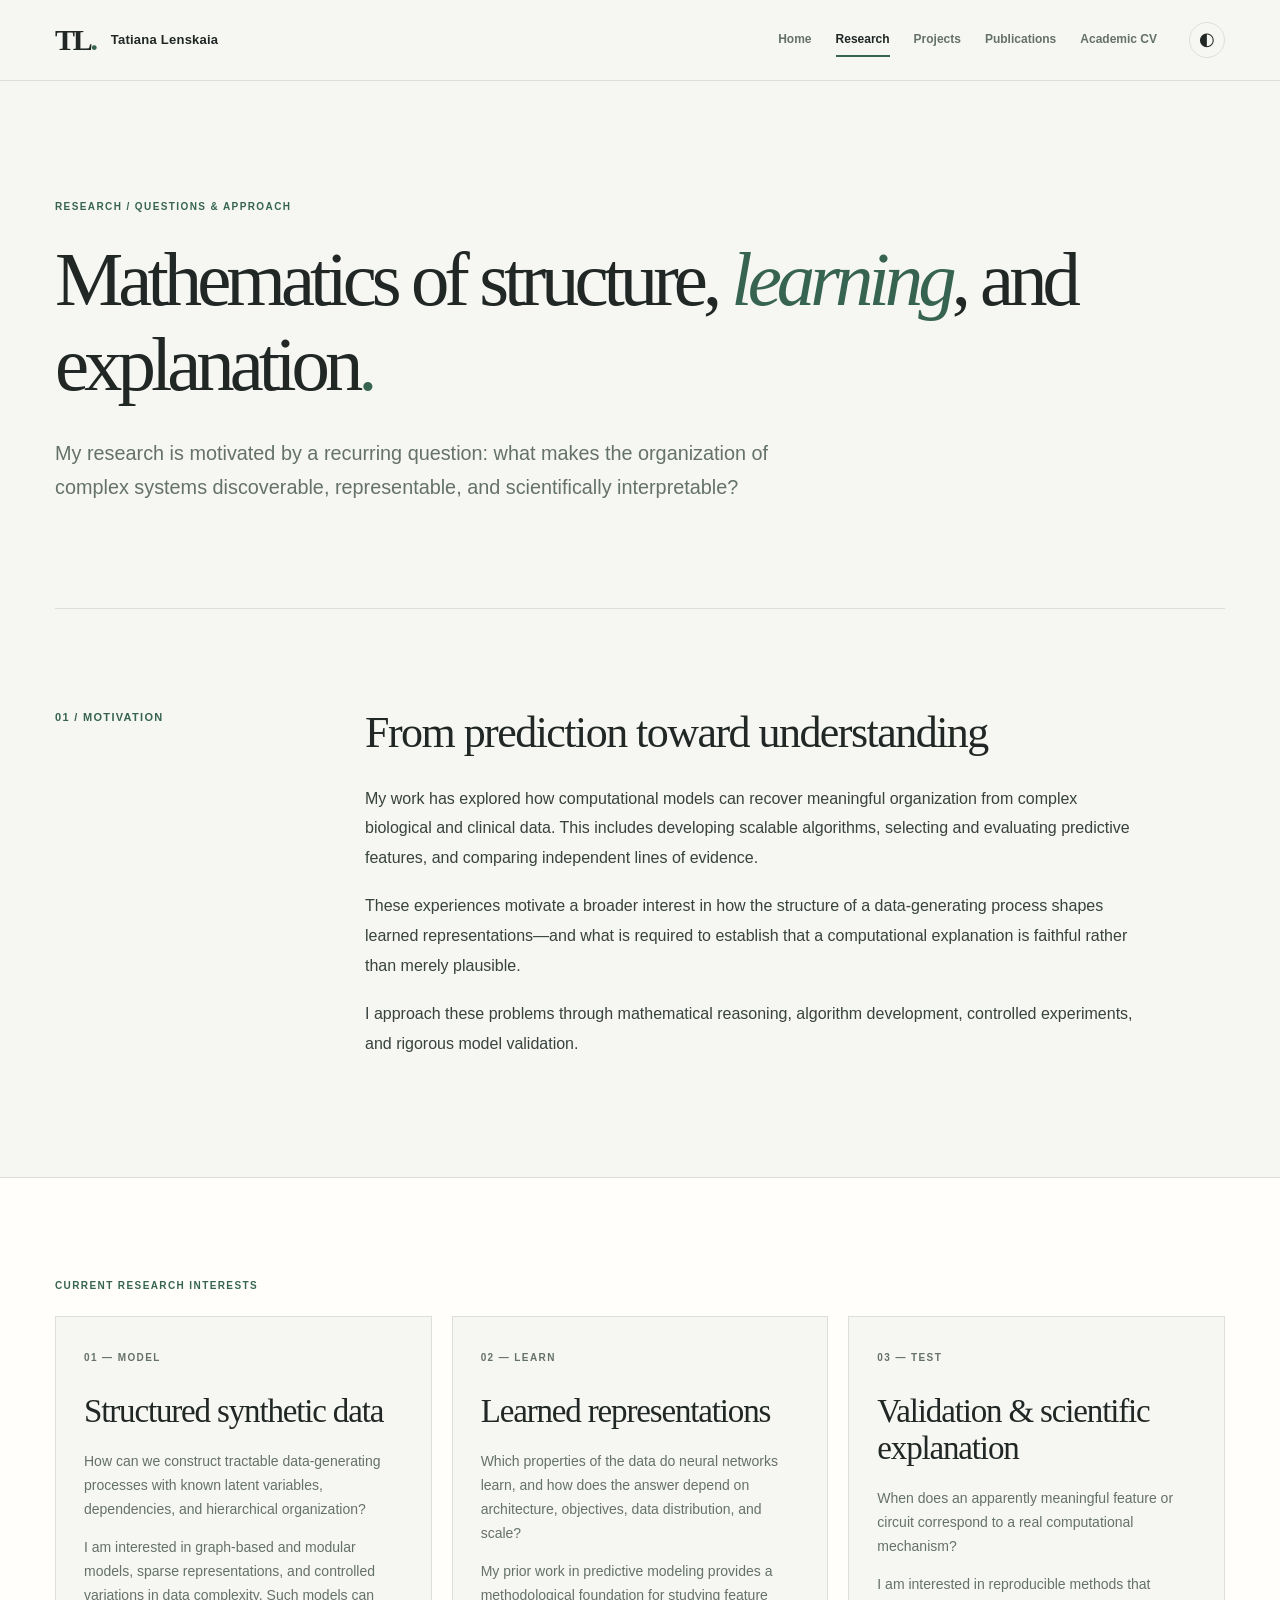
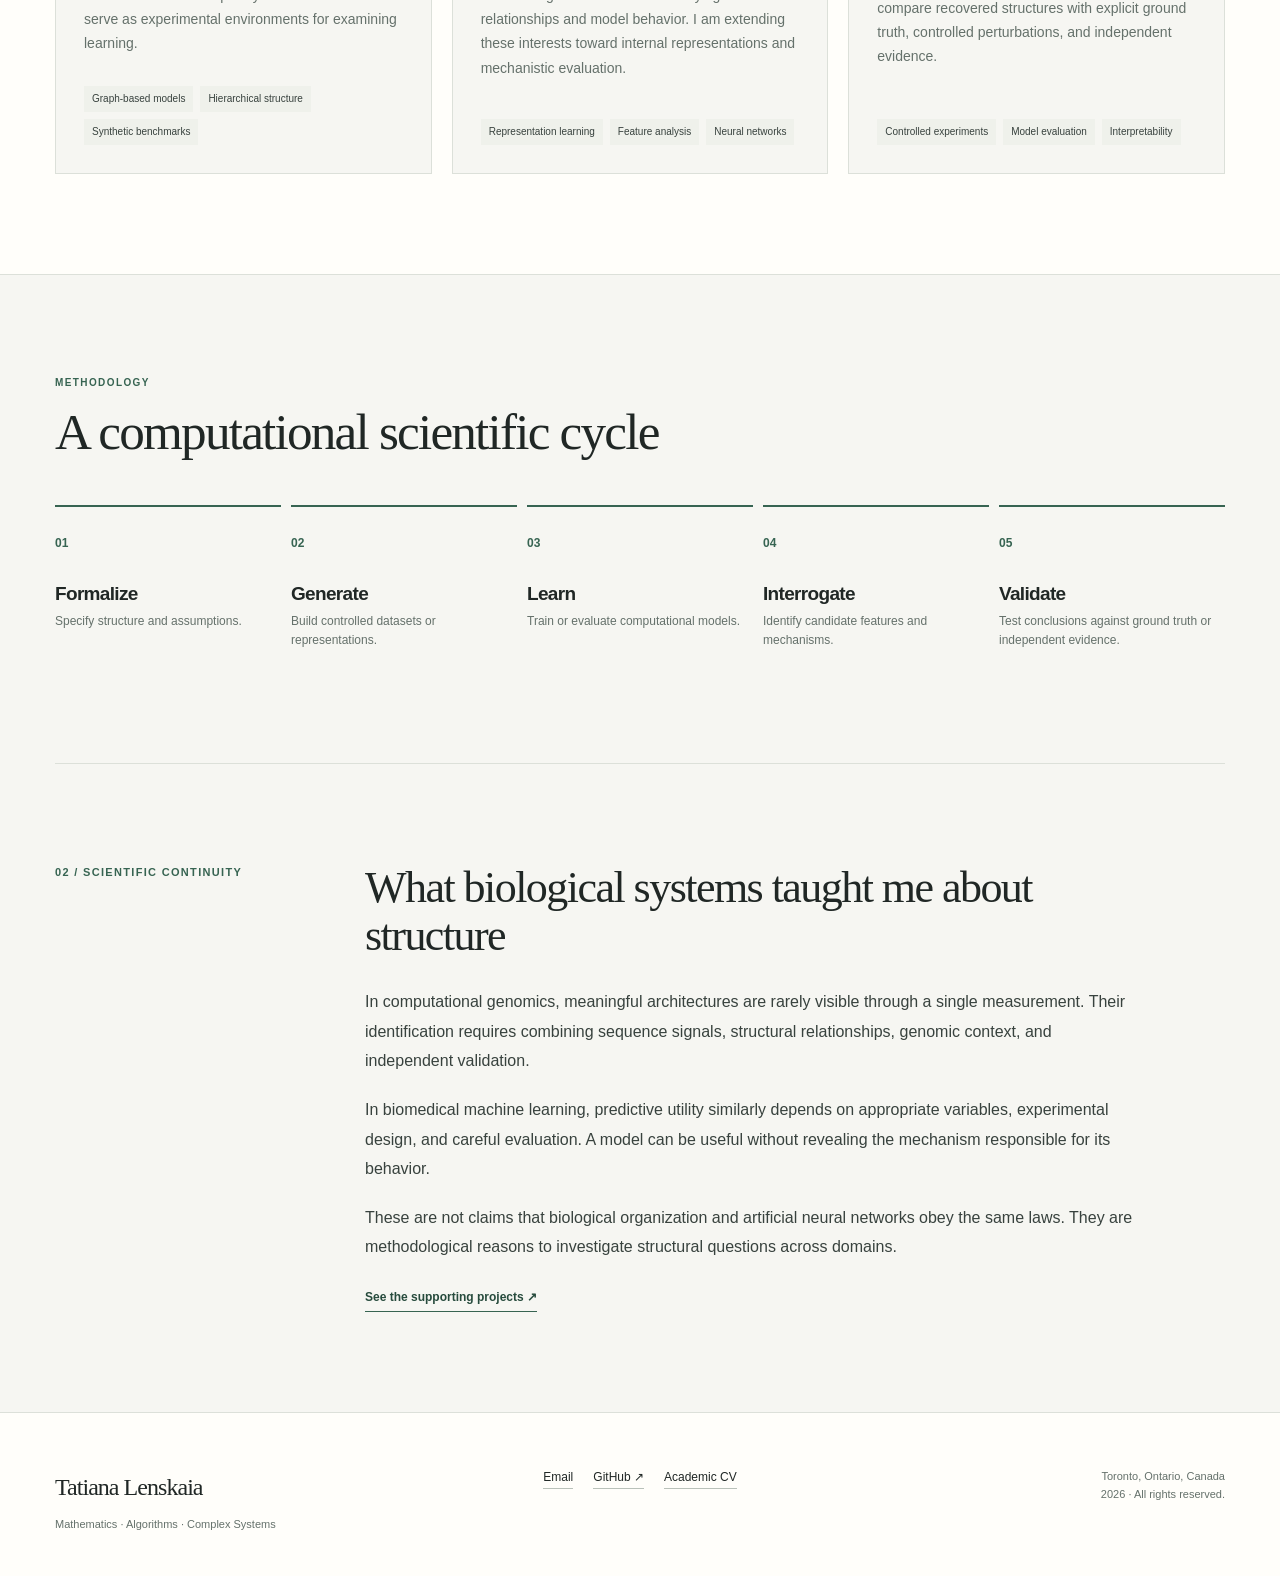
<file: research.html>
<!doctype html>
<html lang="en">
<head>
  <meta charset="utf-8">
  <meta name="viewport" content="width=device-width, initial-scale=1">
  <meta name="theme-color" content="#f6f6f2">
  <meta name="description" content="Research agenda on mathematical structure, learning, representation, and validation.">
  <meta property="og:type" content="website">
  <meta property="og:title" content="Research | Tatiana Lenskaia">
  <meta property="og:description" content="Research agenda on mathematical structure, learning, representation, and validation.">
  <title>Research | Tatiana Lenskaia</title>
  <link rel="icon" type="image/svg+xml" href="assets/favicon.svg">
  <link rel="stylesheet" href="assets/css/style.css">
  <script defer src="assets/js/main.js"></script>
</head>
<body>
  <a class="skip-link" href="#main">Skip to content</a>
  <header class="site-header">
    <div class="shell header-inner">
      <a class="brand" href="index.html" aria-label="Tatiana Lenskaia — home"><span class="brand-mark">TL<span class="brand-stop">.</span></span><span class="brand-name">Tatiana Lenskaia</span></a>
      <button class="menu-toggle icon-button" type="button" aria-label="Open navigation" aria-expanded="false" aria-controls="site-navigation"><span></span><span></span><span></span></button>
      <nav class="site-nav" id="site-navigation" aria-label="Main navigation">
      <a href="index.html" class="nav-link">Home</a>
<a href="research.html" aria-current="page" class="nav-link is-current">Research</a>
<a href="projects.html" class="nav-link">Projects</a>
<a href="publications.html" class="nav-link">Publications</a>
<a href="cv.html" class="nav-link">Academic CV</a>
      </nav>
      <button type="button" class="theme-toggle icon-button" aria-label="Switch to dark theme" title="Switch theme"><span class="theme-icon" aria-hidden="true">◐</span></button>
    </div>
  </header>
  <main id="main">
    
<section class="page-intro shell"><p class="eyebrow">RESEARCH / QUESTIONS & APPROACH</p><h1>Mathematics of structure, <em>learning</em>, and explanation<span class="headline-stop">.</span></h1><p class="page-deck">My research is motivated by a recurring question: what makes the organization of complex systems discoverable, representable, and scientifically interpretable?</p></section>
<section class="section shell prose-grid"><div class="side-index"><span>01 / MOTIVATION</span></div><div class="prose-main"><h2>From prediction toward understanding</h2><p>My work has explored how computational models can recover meaningful organization from complex biological and clinical data. This includes developing scalable algorithms, selecting and evaluating predictive features, and comparing independent lines of evidence.</p><p>These experiences motivate a broader interest in how the structure of a data-generating process shapes learned representations—and what is required to establish that a computational explanation is faithful rather than merely plausible.</p><p>I approach these problems through mathematical reasoning, algorithm development, controlled experiments, and rigorous model validation.</p></div></section>
<section class="section muted-section"><div class="shell"><p class="eyebrow">CURRENT RESEARCH INTERESTS</p><div class="research-panels">
<article class="research-panel"><span class="item-number">01 — MODEL</span><h2>Structured synthetic data</h2><p>How can we construct tractable data-generating processes with known latent variables, dependencies, and hierarchical organization?</p><p>I am interested in graph-based and modular models, sparse representations, and controlled variations in data complexity. Such models can serve as experimental environments for examining learning.</p><div class="tag-list"><span>Graph-based models</span><span>Hierarchical structure</span><span>Synthetic benchmarks</span></div></article>
<article class="research-panel"><span class="item-number">02 — LEARN</span><h2>Learned representations</h2><p>Which properties of the data do neural networks learn, and how does the answer depend on architecture, objectives, data distribution, and scale?</p><p>My prior work in predictive modeling provides a methodological foundation for studying feature relationships and model behavior. I am extending these interests toward internal representations and mechanistic evaluation.</p><div class="tag-list"><span>Representation learning</span><span>Feature analysis</span><span>Neural networks</span></div></article>
<article class="research-panel"><span class="item-number">03 — TEST</span><h2>Validation & scientific explanation</h2><p>When does an apparently meaningful feature or circuit correspond to a real computational mechanism?</p><p>I am interested in reproducible methods that compare recovered structures with explicit ground truth, controlled perturbations, and independent evidence.</p><div class="tag-list"><span>Controlled experiments</span><span>Model evaluation</span><span>Interpretability</span></div></article>
</div></div></section>
<section class="section shell"><div class="section-heading"><div><p class="eyebrow">METHODOLOGY</p><h2>A computational scientific cycle</h2></div><p class="section-aside"></p></div>
<div class="method-flow"><div><span>01</span><h3>Formalize</h3><p>Specify structure and assumptions.</p></div><div><span>02</span><h3>Generate</h3><p>Build controlled datasets or representations.</p></div><div><span>03</span><h3>Learn</h3><p>Train or evaluate computational models.</p></div><div><span>04</span><h3>Interrogate</h3><p>Identify candidate features and mechanisms.</p></div><div><span>05</span><h3>Validate</h3><p>Test conclusions against ground truth or independent evidence.</p></div></div>
</section>
<section class="section shell prose-grid top-rule"><div class="side-index"><span>02 / SCIENTIFIC CONTINUITY</span></div><div class="prose-main"><h2>What biological systems taught me about structure</h2><p>In computational genomics, meaningful architectures are rarely visible through a single measurement. Their identification requires combining sequence signals, structural relationships, genomic context, and independent validation.</p><p>In biomedical machine learning, predictive utility similarly depends on appropriate variables, experimental design, and careful evaluation. A model can be useful without revealing the mechanism responsible for its behavior.</p><p>These are not claims that biological organization and artificial neural networks obey the same laws. They are methodological reasons to investigate structural questions across domains.</p><a class="text-link" href="projects.html">See the supporting projects <span aria-hidden="true">↗</span></a></div></section>

  </main>
  <footer class="site-footer">
    <div class="shell footer-grid">
      <div><a class="footer-brand" href="index.html">Tatiana Lenskaia</a><p>Mathematics · Algorithms · Complex Systems</p></div>
      <div class="footer-links"><a href="mailto:t.lenskaia@icloud.com">Email</a><a href="https://github.com/tlensk" target="_blank" rel="noopener noreferrer">GitHub <span aria-hidden="true">↗</span></a><a href="cv.html">Academic CV</a></div>
      <div class="footer-end">Toronto, Ontario, Canada<br><span id="copyright-year">2026</span> · All rights reserved.</div>
    </div>
  </footer>
</body>
</html>
</html>
</file>
<file: assets/css/style.css>
/* Tatiana Lenskaia — academic website concept · no external libraries */
:root {
  --bg: #f6f6f2;
  --paper: #fffefa;
  --ink: #202725;
  --ink-2: #38423e;
  --muted: #65716b;
  --faint: #8b9690;
  --line: #dce0d9;
  --line-strong: #b9c1b9;
  --accent: #376452;
  --accent-dark: #274b3d;
  --accent-faint: #e6eee8;
  --invert: #1c2a24;
  --invert-ink: #f7f7ef;
  --tag: #eff1eb;
  --shadow: 0 18px 52px rgb(22 36 29 / .06);
  color-scheme: light;
}
html[data-theme="dark"] {
  --bg: #141b18;
  --paper: #1c2520;
  --ink: #f0f1e9;
  --ink-2: #d7dfd6;
  --muted: #afbbb1;
  --faint: #7f9186;
  --line: #39483e;
  --line-strong: #66776c;
  --accent: #a3cfb2;
  --accent-dark: #d0e9d2;
  --accent-faint: #263a2d;
  --invert: #e5eee1;
  --invert-ink: #203026;
  --tag: #2a352e;
  --shadow: none;
  color-scheme: dark;
}
*, *::before, *::after { box-sizing: border-box; }
html { scroll-behavior: smooth; }
body { margin: 0; min-width: 320px; background: var(--bg); color: var(--ink); font-family: -apple-system, BlinkMacSystemFont, "Segoe UI", Inter, Arial, sans-serif; -webkit-font-smoothing: antialiased; line-height: 1.62; }
a { color: inherit; }
button { font: inherit; }
a, button { -webkit-tap-highlight-color: transparent; }
a:focus-visible, button:focus-visible { outline: 3px solid var(--accent); outline-offset: 4px; }
::selection { background: var(--accent); color: var(--paper); }
.shell { width: min(1170px, calc(100% - 80px)); margin-inline: auto; }
.skip-link { position: absolute; top: -120px; left: 16px; z-index: 500; background: var(--ink); color: var(--bg); padding: 8px 14px; }
.skip-link:focus { top: 12px; }
.site-header { position: sticky; top: 0; z-index: 100; background: color-mix(in srgb, var(--bg) 92%, transparent); backdrop-filter: blur(15px); border-bottom: 1px solid var(--line); }
.header-inner { height: 80px; display: flex; align-items: center; gap: 32px; }
.brand { text-decoration: none; display: inline-flex; align-items: center; gap: 15px; flex: 0 0 auto; }
.brand-mark { font-family: Georgia, "Times New Roman", serif; letter-spacing: -.075em; font-size: 30px; font-weight: 700; line-height: 1; }
.brand-stop { color: var(--accent); }
.brand-name { font-size: 13px; font-weight: 700; letter-spacing: .018em; }
.site-nav { display: flex; gap: 24px; align-items: center; margin-left: auto; }
.nav-link { font-size: 12px; font-weight: 600; color: var(--muted); text-decoration: none; transition: color .2s; position: relative; padding: 12px 0; white-space: nowrap; }
.nav-link:hover, .nav-link.is-current { color: var(--ink); }
.nav-link.is-current::after { content: ''; position: absolute; left: 0; right: 0; bottom: 5px; height: 2px; background: var(--accent); }
.icon-button { display: inline-flex; align-items: center; justify-content: center; cursor: pointer; border: 1px solid var(--line); color: var(--ink); background: none; width: 36px; height: 36px; border-radius: 50%; }
.icon-button:hover { background: var(--accent-faint); }
.theme-toggle { flex: 0 0 auto; font-size: 18px; }
.menu-toggle { display: none; }
.eyebrow, .small-label, .item-number, .diagram-label, .diagram-index, .tile-kicker, .tile-footer { font-size: 10px; font-weight: 750; letter-spacing: .14em; text-transform: uppercase; line-height: 1.5; }
.eyebrow { color: var(--accent); margin: 0 0 23px; }
.small-label, .item-number { color: var(--muted); }
.signal-dot { display: inline-block; height: 7px; width: 7px; border-radius: 50%; background: var(--accent); margin-right: 11px; vertical-align: 1px; }
h1, h2, h3, h4, p { margin-top: 0; }
h1, h2, h3 { letter-spacing: -.035em; line-height: 1.11; }
h1, h2 { font-family: Georgia, "Times New Roman", serif; font-weight: 400; }
h3 { font-weight: 650; }
em { font-family: Georgia, "Times New Roman", serif; font-weight: 400; }
.headline-stop { color: var(--accent); }
.hero { display: grid; grid-template-columns: 1fr .92fr; gap: 72px; align-items: center; padding-top: 105px; padding-bottom: 110px; }
.hero h1 { font-size: clamp(58px, 5.45vw, 84px); letter-spacing: -.065em; margin-bottom: 30px; }
.hero h1 em, .page-intro h1 em { color: var(--accent); }
.hero-lead { font-size: 18px; line-height: 1.7; color: var(--ink-2); max-width: 570px; margin-bottom: 18px; }
.hero-support { color: var(--muted); font-size: 14px; max-width: 530px; margin-bottom: 27px; }
.button-row { display: flex; align-items: center; flex-wrap: wrap; gap: 12px; }
.button { display: inline-flex; align-items: center; gap: 34px; min-height: 48px; padding: 10px 18px; font-size: 12px; font-weight: 650; text-decoration: none; border-radius: 3px; border: 1px solid var(--line-strong); cursor: pointer; transition: transform .18s, background .18s, color .18s; }
.button:hover { transform: translateY(-2px); }
.button-primary { color: #fff; background: #294f40; border-color: #294f40; }
.button-primary:hover { background: #1c382d; }
.button-secondary, .button-outline { color: var(--ink); background: transparent; }
.button-secondary:hover, .button-outline:hover { background: var(--accent-faint); }
.hero-meta { display: flex; flex-wrap: wrap; gap: 8px 22px; color: var(--faint); padding-top: 31px; margin-top: 30px; border-top: 1px solid var(--line); font-size: 11px; }
.hero-visual { min-width: 0; border: 1px solid var(--line); padding: 23px; background: var(--paper); box-shadow: var(--shadow); }
.diagram-head { display: flex; justify-content: space-between; gap: 10px; }
.diagram-label { color: var(--ink-2); }
.diagram-index { color: var(--faint); }
#structure-diagram { display: block; width: 100%; height: auto; aspect-ratio: 520 / 440; overflow: visible; }
#structure-diagram .diagram-edge { stroke: var(--accent); stroke-width: 1.5; opacity: .32; vector-effect: non-scaling-stroke; }
#structure-diagram .diagram-edge.faint { opacity: .09; }
#structure-diagram .diagram-edge.strong { stroke-width: 2.1; opacity: .78; }
#structure-diagram .diagram-node { fill: var(--paper); stroke: var(--accent); stroke-width: 2.6; }
#structure-diagram .diagram-node.faint { opacity: .32; }
#structure-diagram .diagram-node.active { fill: var(--accent); }
#structure-diagram .diagram-halo { fill: var(--accent-faint); stroke: var(--line); stroke-width: 1.2; }
#structure-diagram .diagram-text { fill: var(--muted); font-size: 10px; letter-spacing: 1.2px; font-family: Arial, sans-serif; }
#structure-diagram .diagram-box { fill: var(--paper); stroke: var(--line-strong); stroke-dasharray: 5 5; }
.diagram-controls { border-top: 1px solid var(--line); display: flex; gap: 4px; padding-top: 16px; }
.mode-button { flex: 1; padding: 9px 4px; border: 1px solid transparent; background: transparent; color: var(--muted); cursor: pointer; font-size: 11px; font-weight: 650; white-space: nowrap; }
.mode-button.is-active { background: var(--accent-faint); border-color: var(--line); color: var(--accent-dark); }
.mode-button:hover { background: var(--accent-faint); }
.diagram-caption { color: var(--muted); margin: 15px 0 0; min-height: 27px; font-size: 12px; }
.section { padding-top: 100px; padding-bottom: 100px; }
.section-with-rule { border-top: 1px solid var(--line); }
.section-heading { display: flex; align-items: end; justify-content: space-between; gap: 38px; margin-bottom: 44px; }
.section-heading .eyebrow { margin-bottom: 14px; }
.section-heading h2 { font-size: clamp(38px, 4vw, 54px); margin-bottom: 0; }
.section-aside { color: var(--muted); font-size: 12px; max-width: 280px; margin: 0; text-align: right; }
.question-grid { display: grid; grid-template-columns: repeat(3, 1fr); gap: 28px; }
.question-card { padding-top: 22px; border-top: 1px solid var(--line-strong); }
.question-card h3 { font-size: 20px; max-width: 290px; line-height: 1.35; margin: 20px 0 12px; }
.question-card p { font-size: 13px; color: var(--muted); max-width: 310px; }
.muted-section { background: var(--paper); border-top: 1px solid var(--line); border-bottom: 1px solid var(--line); }
.text-link { color: var(--accent-dark); font-weight: 700; font-size: 12px; text-decoration: none; border-bottom: 1px solid var(--accent); padding-bottom: 4px; white-space: nowrap; }
.text-link:hover { border-bottom-width: 2px; }
.direction-list { border-top: 1px solid var(--line-strong); }
.direction-item { display: grid; grid-template-columns: 100px 1fr 30px; gap: 24px; align-items: center; padding: 29px 0; border-bottom: 1px solid var(--line); }
.direction-n { font-family: Georgia, serif; font-size: 31px; color: var(--faint); }
.direction-item h3 { font-size: 22px; margin: 6px 0 6px; }
.direction-item p { color: var(--muted); font-size: 13px; margin: 0; }
.direction-item .small-label { margin: 0; font-size: 9px; }
.direction-arrow { font-size: 23px; font-weight: 300; color: var(--accent); }
.project-grid { display: grid; grid-template-columns: repeat(3, minmax(0, 1fr)); gap: 16px; }
.project-tile { text-decoration: none; border: 1px solid var(--line); background: var(--paper); min-height: 302px; display: flex; flex-direction: column; padding: 27px; transition: border-color .2s, transform .2s; }
.project-tile:hover { border-color: var(--accent); transform: translateY(-4px); }
.tile-kicker { color: var(--accent); }
.project-tile h3 { font-family: Georgia, serif; font-weight: 400; font-size: 25px; line-height: 1.25; margin: 26px 0 12px; }
.project-tile p { font-size: 13px; color: var(--muted); margin-bottom: 18px; }
.tile-footer { margin-top: auto; border-top: 1px solid var(--line); padding-top: 14px; color: var(--ink-2); display: flex; justify-content: space-between; }
.closing-band { background: #243e32; color: #f5f7f1; }
.closing-grid { display: grid; grid-template-columns: 1.3fr .7fr; gap: 70px; align-items: center; }
.closing-grid h2 { font-size: clamp(39px, 4vw, 58px); max-width: 690px; margin: 0; }
.closing-grid .eyebrow { color: #aacdb5; }
.closing-grid p:not(.eyebrow) { color: #e0e7de; font-size: 15px; max-width: 350px; }
.button-on-dark { color: #fff; border-color: #b7d1bd; }
.button-on-dark:hover { background: #335b47; }
.site-footer { padding: 55px 0 42px; border-top: 1px solid var(--line); background: var(--paper); }
.footer-grid { display: grid; grid-template-columns: 1fr 1fr 1fr; gap: 40px; align-items: start; }
.footer-brand { font-family: Georgia, serif; font-size: 24px; letter-spacing: -.04em; text-decoration: none; }
.footer-grid p, .footer-end { font-size: 11px; color: var(--muted); margin: 9px 0 0; }
.footer-links { display: flex; gap: 20px; justify-content: center; flex-wrap: wrap; font-size: 12px; }
.footer-links a { text-decoration: none; border-bottom: 1px solid var(--line-strong); }
.footer-links a:hover { border-color: var(--accent); }
.footer-end { text-align: right; margin: 0; }
.page-intro { padding-top: 118px; padding-bottom: 104px; border-bottom: 1px solid var(--line); }
.page-intro h1 { max-width: 1030px; font-size: clamp(58px, 6vw, 92px); letter-spacing: -.065em; margin-bottom: 30px; }
.page-deck { font-size: clamp(17px, 1.55vw, 20px); color: var(--muted); max-width: 760px; line-height: 1.67; margin-bottom: 0; }
.page-intro .button-row { margin-top: 30px; }
.prose-grid { display: grid; grid-template-columns: 240px minmax(0, 1fr); gap: 70px; }
.side-index { font-size: 11px; font-weight: 700; color: var(--accent); letter-spacing: .12em; }
.prose-main { max-width: 770px; }
.prose-main h2 { font-size: 44px; margin-bottom: 26px; }
.prose-main p { font-size: 16px; line-height: 1.85; color: var(--ink-2); margin-bottom: 19px; }
.prose-main .text-link { display: inline-block; margin-top: 7px; }
.research-panels { display: grid; grid-template-columns: repeat(3, 1fr); gap: 20px; }
.research-panel { background: var(--bg); border: 1px solid var(--line); padding: 33px 28px 28px; display: flex; flex-direction: column; }
.research-panel h2 { font-size: 33px; margin: 28px 0 19px; }
.research-panel p { font-size: 14px; line-height: 1.72; color: var(--muted); }
.tag-list { display: flex; gap: 7px; flex-wrap: wrap; margin-top: auto; padding-top: 16px; }
.tag-list span { padding: 5px 8px; background: var(--tag); font-size: 10px; color: var(--ink-2); }
.method-flow { display: grid; grid-template-columns: repeat(5, 1fr); gap: 10px; }
.method-flow > div { border-top: 2px solid var(--accent); padding: 22px 12px 0 0; }
.method-flow span { font-size: 12px; color: var(--accent); font-weight: 750; }
.method-flow h3 { font-size: 19px; margin: 28px 0 8px; }
.method-flow p { font-size: 12px; color: var(--muted); }
.top-rule { border-top: 1px solid var(--line); }
.project-details { padding-top: 4px; }
.project-detail { display: grid; grid-template-columns: 240px minmax(0, 1fr); gap: 70px; padding: 88px 0; border-bottom: 1px solid var(--line); scroll-margin-top: 100px; }
.project-detail:first-child { padding-top: 88px; }
.detail-side { display: flex; flex-direction: column; align-items: start; gap: 16px; font-size: 12px; color: var(--muted); font-weight: 650; }
.status-label { color: var(--accent); border: 1px solid var(--line); padding: 4px 8px; font-size: 9px; letter-spacing: .1em; }
.detail-main h2 { font-size: clamp(39px, 4.1vw, 57px); max-width: 820px; margin: 0 0 27px; }
.detail-main p { color: var(--muted); line-height: 1.79; font-size: 15px; max-width: 760px; }
.detail-main .detail-lead { color: var(--ink-2); font-size: 18px; }
.contribution-box { border-left: 2px solid var(--accent); background: var(--paper); padding: 20px 23px; margin-top: 23px; max-width: 770px; }
.contribution-box strong { color: var(--ink); font-size: 12px; }
.contribution-box p { margin: 8px 0 0; font-size: 13px; }
.link-row { margin-top: 26px; }
.pubs-section { padding-top: 42px; }
.pub-controls { display: flex; align-items: center; justify-content: space-between; gap: 20px; margin-bottom: 42px; }
.filter-bar { display: flex; flex-wrap: wrap; gap: 8px; }
.filter-button { padding: 9px 14px; border: 1px solid var(--line); background: transparent; color: var(--muted); cursor: pointer; font-size: 12px; }
.filter-button:hover { color: var(--ink); border-color: var(--line-strong); }
.filter-button.is-selected { background: var(--accent-faint); color: var(--accent-dark); border-color: var(--accent); }
.filter-count { color: var(--muted); font-size: 12px; margin: 0; }
.publication { display: grid; grid-template-columns: 115px 1fr; gap: 35px; border-top: 1px solid var(--line); padding: 33px 0 40px; }
.publication[hidden] { display: none; }
.pub-year { font-family: Georgia, serif; font-size: 29px; color: var(--faint); }
.publication h2 { font-family: Georgia, serif; font-size: 26px; line-height: 1.25; max-width: 830px; margin: 8px 0 12px; }
.publication p { font-size: 13px; color: var(--muted); margin-bottom: 9px; }
.publication p strong { color: var(--ink-2); }
.pub-note { font-style: italic; }
.publication .text-link { display: inline-block; margin-top: 10px; }
.bibliography-note { border: 1px solid var(--line); background: var(--paper); padding: 22px 26px; max-width: 790px; margin: 24px 0 0 auto; }
.bibliography-note strong { font-size: 13px; }
.bibliography-note p { color: var(--muted); font-size: 13px; margin: 5px 0 0; }


.profile-links {
  display: flex;
  align-items: center;
  flex-wrap: wrap;
  gap: 14px 26px;
  margin-top: 18px;
}

.profile-links .text-link {
  display: inline-flex;
  align-items: center;
  gap: 8px;

  color: var(--accent-dark);
  font-size: 13px;
  font-weight: 700;
  text-decoration: none;

  border-bottom: 1px solid var(--accent);
  padding-bottom: 4px;

  transition: color 0.2s ease;
}

.profile-links .text-link:hover {
  color: var(--accent);
  border-bottom-width: 2px;
}

.profile-links img {
  display: block;
  width: 16px;
  height: 16px;
  flex-shrink: 0;
}



.publication-record {
  display: flex;
  align-items: baseline;
  flex-wrap: wrap;
  gap: 0.45rem;
  margin-top: 1.5rem;
  font-size: 0.9rem;
}

.publication-record a {
  color: var(--accent-dark);
  text-decoration: none;
  border-bottom: 1px solid var(--accent);
}

.publication-record a:hover {
  color: var(--accent);
}

.publication-record .separator {
  color: var(--muted);
}





.cv-sections { padding-top: 65px; }
.cv-group { display: grid; grid-template-columns: 315px minmax(0, 1fr); gap: 70px; border-bottom: 1px solid var(--line); padding: 45px 0 65px; }
.cv-group:first-child { padding-top: 0; }
.cv-heading h2 { font-size: 38px; margin-top: 18px; }
.cv-entry { display: grid; grid-template-columns: 128px 1fr; gap: 22px; padding: 20px 0; border-bottom: 1px solid var(--line); }
.cv-entry:first-child { padding-top: 4px; }
.cv-entry:last-child { border-bottom: 0; }
.cv-entry > span { color: var(--muted); font-size: 11px; font-weight: 700; padding-top: 4px; white-space: nowrap; }
.cv-entry h3 { font-size: 15px; line-height: 1.4; margin-bottom: 3px; letter-spacing: -.01em; }
.cv-entry p { font-size: 13px; color: var(--muted); margin-bottom: 0; }
.cv-skill-grid { display: grid; grid-template-columns: 1fr 1fr; gap: 22px 32px; }
.cv-skill-grid > div { border-top: 1px solid var(--line); padding-top: 14px; }
.cv-skill-grid h3 { font-size: 15px; margin-bottom: 7px; }
.cv-skill-grid p { color: var(--muted); font-size: 13px; }
@media (max-width: 1050px) {
  .shell { width: min(100% - 52px, 1170px); }
  .header-inner { gap: 18px; }
  .site-nav { gap: 14px; }
  .brand-name { display: none; }
  .hero { gap: 35px; }
  .hero h1 { font-size: clamp(54px, 6.5vw, 76px); }
  .prose-grid, .project-detail { grid-template-columns: 150px minmax(0, 1fr); gap: 40px; }
  .cv-group { grid-template-columns: 250px minmax(0, 1fr); gap: 35px; }
}
@media (max-width: 760px) {
  .shell { width: calc(100% - 36px); }
  .header-inner { height: 68px; gap: 10px; }
  .brand { margin-right: auto; }
  .brand-name { display: inline; }
  .menu-toggle { display: flex; flex-direction: column; gap: 4px; order: 1; }
  .menu-toggle span { display: block; background: var(--ink); height: 1.5px; width: 17px; }
  .theme-toggle { order: 2; }
  .site-nav { display: none; position: absolute; left: 0; right: 0; top: 68px; padding: 18px; background: var(--paper); border-bottom: 1px solid var(--line); box-shadow: var(--shadow); flex-direction: column; align-items: stretch; gap: 2px; }
  .site-nav.is-open { display: flex; }
  .nav-link { padding: 10px; }
  .nav-link.is-current::after { left: 10px; right: auto; bottom: 4px; width: 34px; }
  .hero { grid-template-columns: 1fr; padding: 65px 0 68px; gap: 45px; }
  .hero h1 { font-size: clamp(53px, 10vw, 80px); }
  .hero-lead { font-size: 17px; }
  .hero-meta { gap: 4px 20px; }
  .hero-visual { width: min(100%, 550px); justify-self: center; }
  .section { padding-top: 65px; padding-bottom: 65px; }
  .section-heading { align-items: start; flex-direction: column; gap: 15px; margin-bottom: 30px; }
  .section-heading h2 { font-size: 40px; }
  .section-aside { text-align: left; }
  .question-grid, .project-grid, .research-panels { grid-template-columns: 1fr; }
  .question-card { padding-bottom: 12px; }
  .direction-item { grid-template-columns: 45px 1fr 18px; gap: 12px; }
  .direction-n { font-size: 24px; }
  .direction-item h3 { font-size: 19px; }
  .project-tile { min-height: 255px; }
  .closing-grid { grid-template-columns: 1fr; gap: 25px; }
  .footer-grid { grid-template-columns: 1fr 1fr; gap: 30px; }
  .footer-links { justify-content: flex-start; }
  .footer-end { text-align: left; grid-column: 1 / -1; }
  .page-intro { padding-top: 70px; padding-bottom: 65px; }
  .page-intro h1 { font-size: clamp(52px, 10vw, 74px); }
  .page-deck { font-size: 17px; }
  .prose-grid, .project-detail, .cv-group { grid-template-columns: 1fr; gap: 24px; }
  .prose-main h2 { font-size: 37px; }
  .prose-main p { font-size: 15px; }
  .method-flow { grid-template-columns: repeat(2, 1fr); gap: 24px 12px; }
  .project-detail { padding: 65px 0; }
  .project-detail:first-child { padding-top: 65px; }
  .detail-side { flex-direction: row; align-items: center; }
  .detail-main h2 { font-size: 42px; }
  .publication { grid-template-columns: 65px 1fr; gap: 20px; }
  .publication h2 { font-size: 22px; }
  .pub-controls { align-items: start; flex-direction: column; }
  .cv-group { padding-top: 35px; }
  .cv-heading h2 { margin-top: 8px; }
}
@media (max-width: 430px) {
  .brand-name { font-size: 12px; }
  .hero h1 { font-size: 51px; }
  .hero-visual { padding: 13px; }
  .diagram-index { font-size: 8px; }
  .mode-button { font-size: 10px; }
  .button-row .button { width: 100%; justify-content: space-between; }
  .cv-entry { grid-template-columns: 1fr; gap: 1px; }
  .cv-skill-grid { grid-template-columns: 1fr; }
  .publication { grid-template-columns: 1fr; gap: 2px; }
  .footer-grid { grid-template-columns: 1fr; }
  .footer-end { grid-column: auto; }
}
@media (prefers-reduced-motion: reduce) { html { scroll-behavior: auto; } *, *::before, *::after { transition-duration: .01ms !important; animation-duration: .01ms !important; } }
@media print {
  :root { --bg: white; --paper: white; --ink: black; --muted: #333; }
  .site-header, .site-footer, .button-row, .hero-visual, .closing-band { display: none !important; }
  body { background: white; color: black; font-size: 12pt; }
  .shell { width: 100%; }
  .page-intro { padding: 12px 0 20px; }
  .page-intro h1 { font-size: 36pt; }
  .section { padding: 20px 0; }
  .cv-group { grid-template-columns: 180px 1fr; break-inside: avoid; }
  a { text-decoration: none; }
}
</file>
